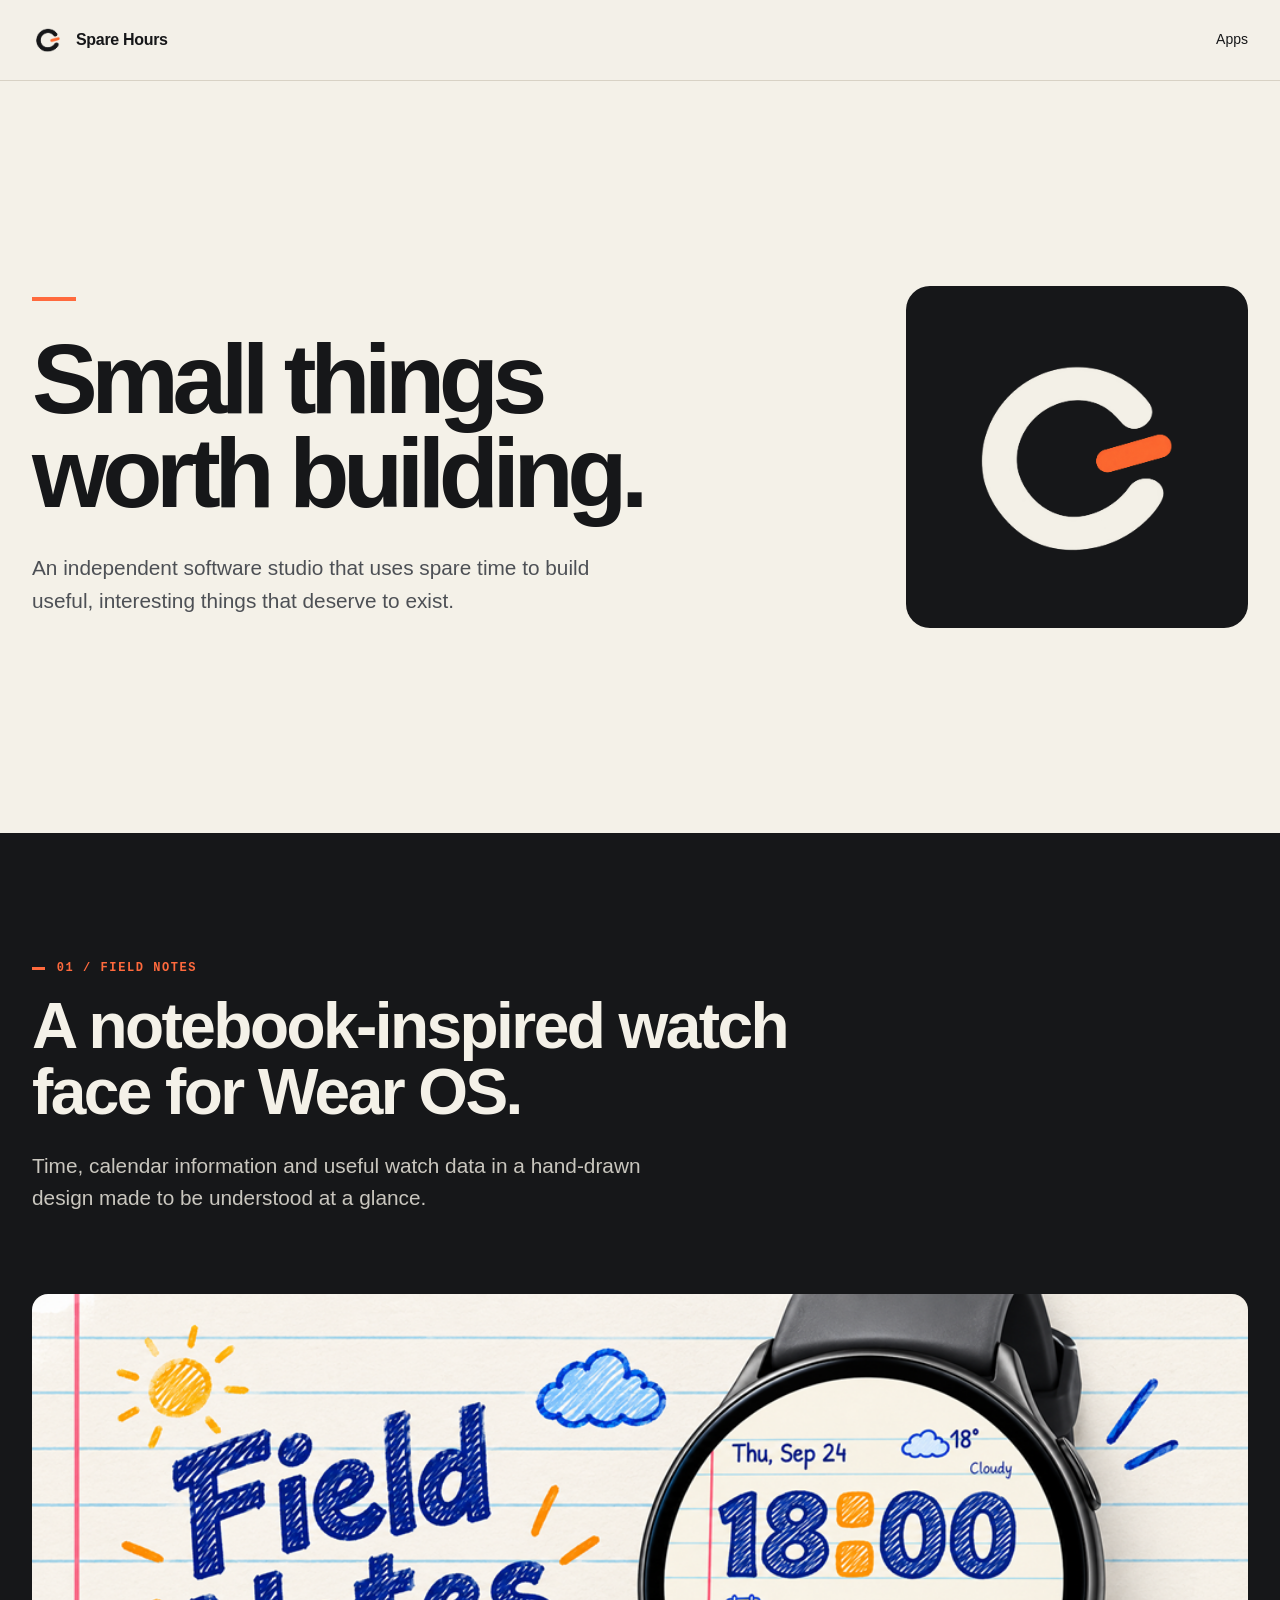
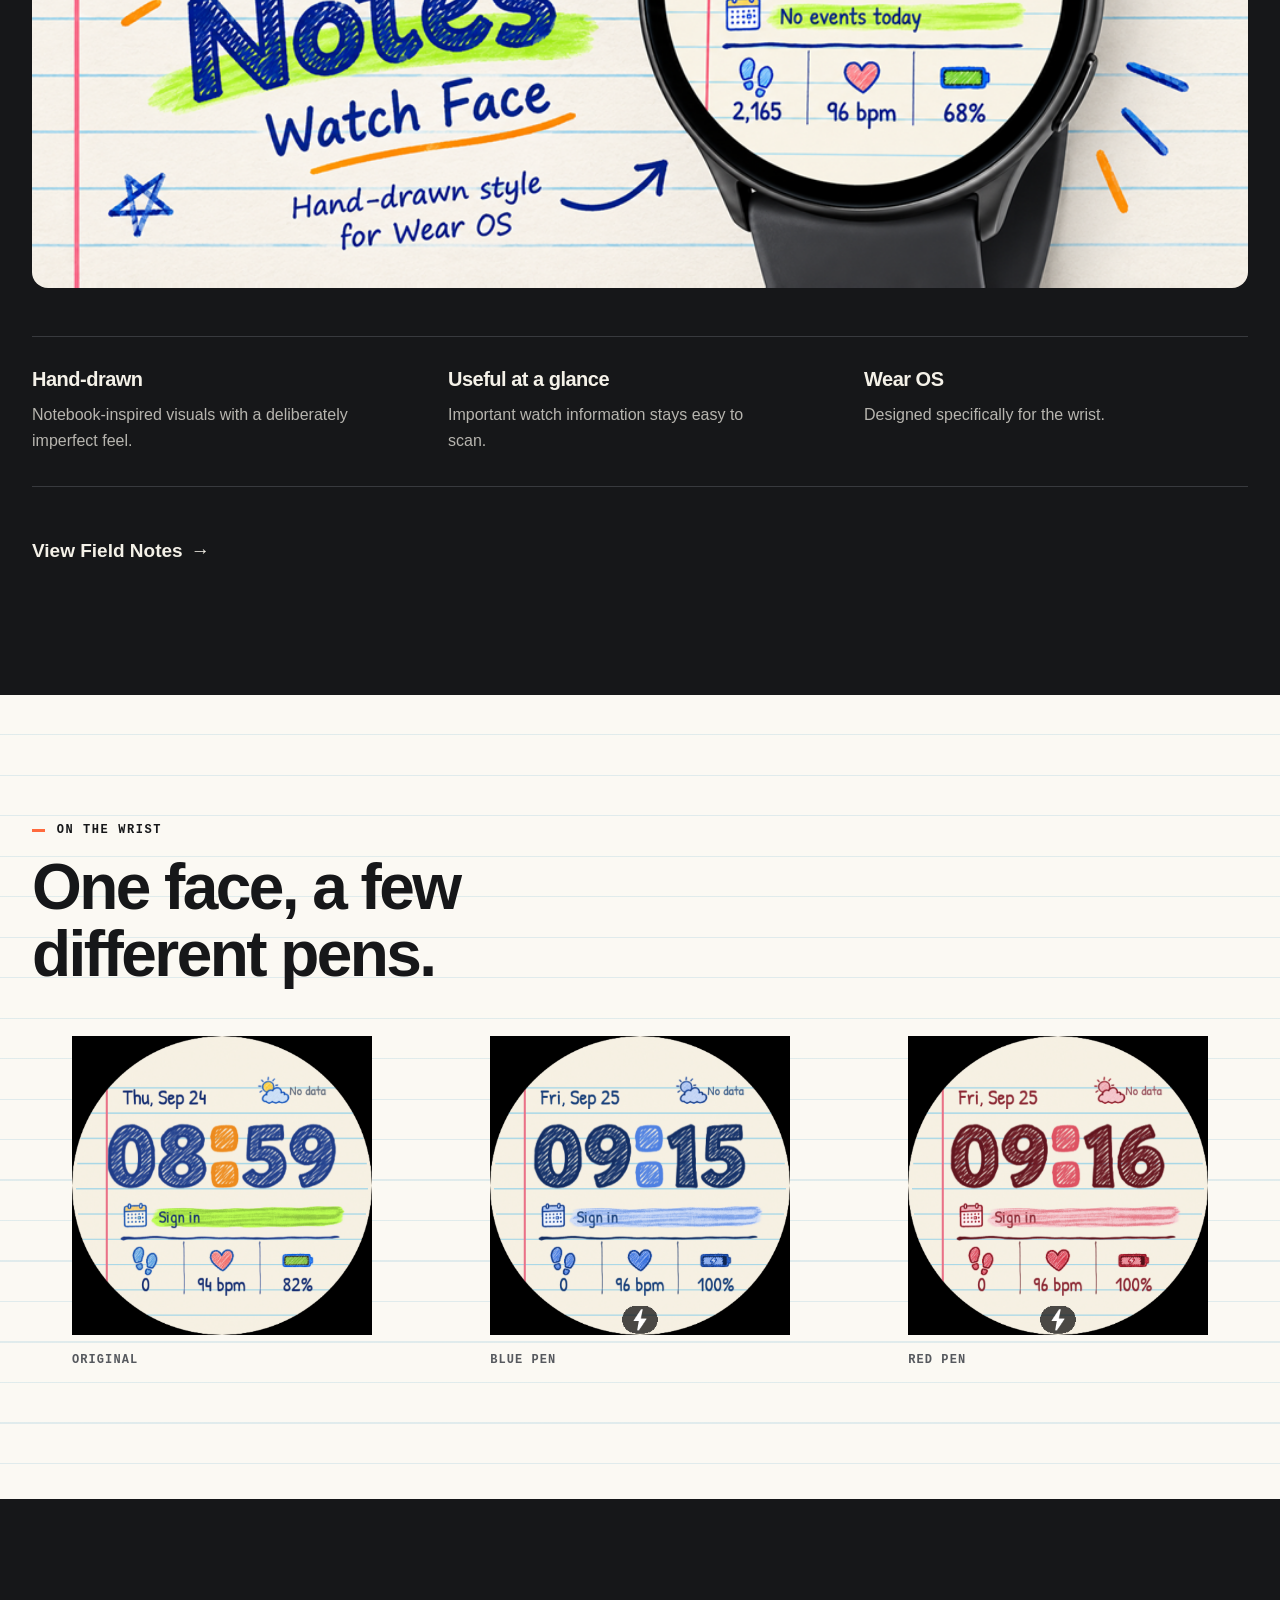
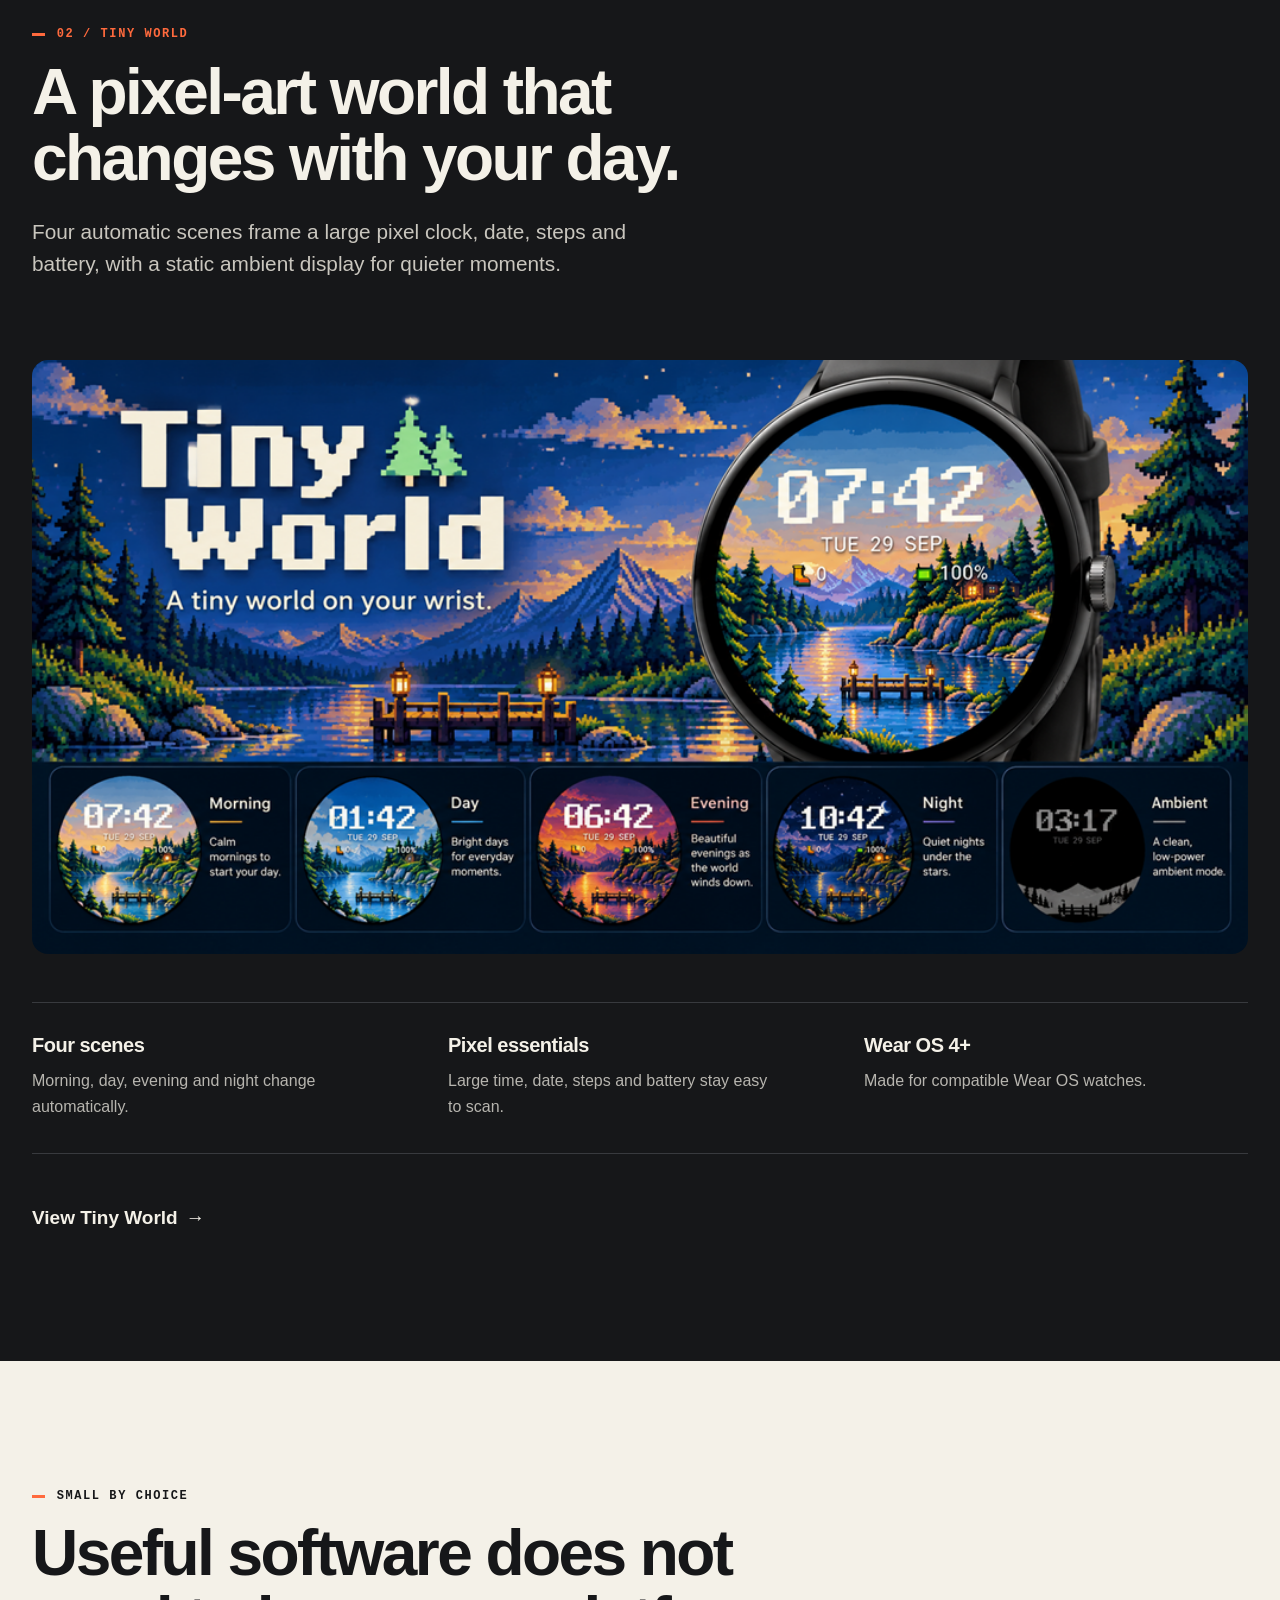
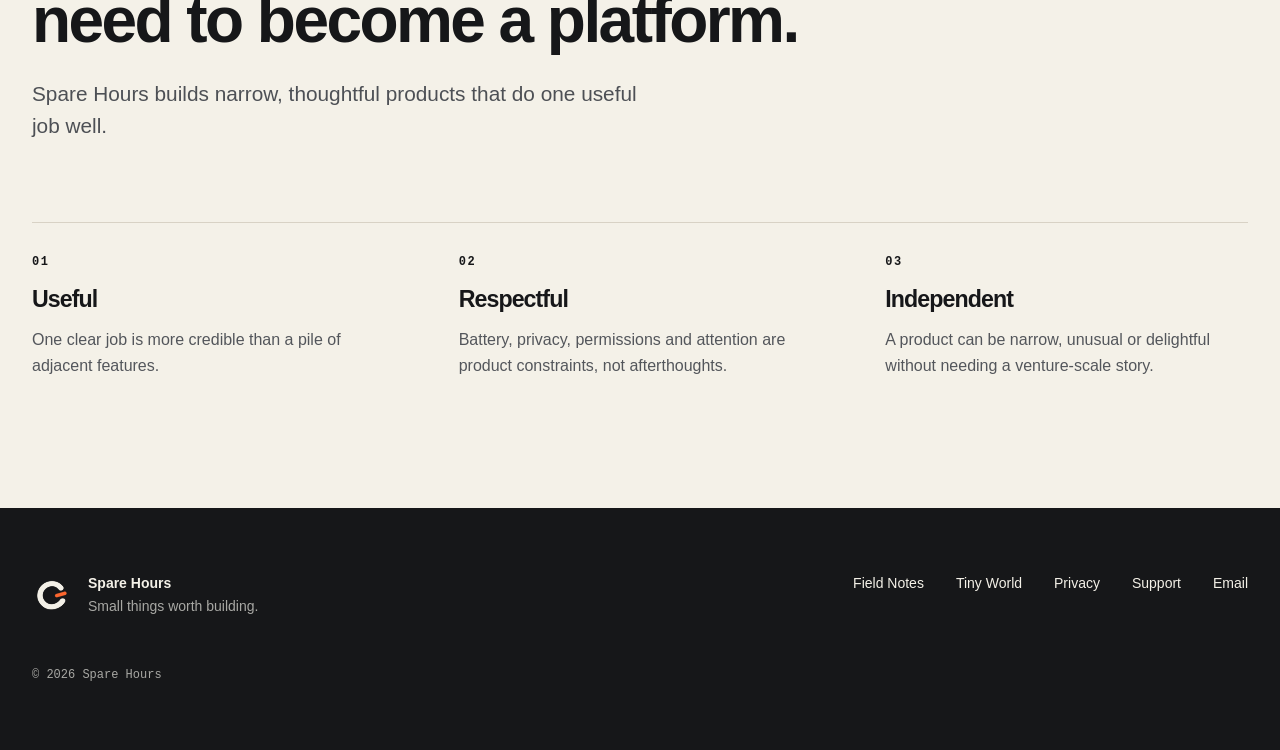
<file: index.html>
<!doctype html>
<html lang="en">
  <head>
    <meta charset="utf-8">
    <meta name="viewport" content="width=device-width, initial-scale=1">
    <title>Spare Hours - Small things worth building</title>
    <meta name="description" content="An independent software studio that uses spare time to build useful, interesting things that deserve to exist.">
    <link rel="canonical" href="https://sparehours.dev/">
    <meta property="og:type" content="website">
    <meta property="og:title" content="Spare Hours - Small things worth building">
    <meta property="og:description" content="An independent software studio that uses spare time to build useful, interesting things that deserve to exist.">
    <meta property="og:url" content="https://sparehours.dev/">
    <meta property="og:site_name" content="Spare Hours">
    <link rel="icon" href="/assets/brand/Spare_Hours_Favicon_64.png" type="image/png" sizes="64x64">
    <link rel="stylesheet" href="/styles.css">
  </head>
  <body>
    <header class="site-header">
      <div class="shell header-inner">
        <a class="wordmark" href="/" aria-label="Spare Hours, home">
          <img src="/assets/brand/Spare_Hours_Mark_Transparent_1024.png" width="32" height="32" alt="">
          <span>Spare Hours</span>
        </a>
        <nav aria-label="Primary navigation">
          <a href="#apps">Apps</a>
        </nav>
      </div>
    </header>

    <main>
      <section class="home-hero shell" aria-labelledby="hero-title">
        <div class="home-hero-copy">
          <span class="accent-rule" aria-hidden="true"></span>
          <h1 id="hero-title">Small things worth building.</h1>
          <p class="intro">An independent software studio that uses spare time to build useful, interesting things that deserve to exist.</p>
        </div>
        <div class="hero-symbol" aria-hidden="true">
          <img src="/assets/brand/Spare_Hours_Mark_Light_Transparent_1024.png" width="1254" height="1254" alt="">
        </div>
      </section>

      <section class="product-feature" id="apps" aria-labelledby="field-notes-title">
        <div class="shell">
          <div class="section-intro">
            <p class="eyebrow">01 / Field Notes</p>
            <h2 id="field-notes-title">A notebook-inspired watch face for Wear OS.</h2>
            <p class="section-copy">Time, calendar information and useful watch data in a hand-drawn design made to be understood at a glance.</p>
          </div>
          <img class="feature-graphic" src="/assets/field-notes/feature-graphic-approved.png" width="1024" height="500" alt="Field Notes Watch Face shown on a Wear OS watch beside hand-drawn notebook lettering">
          <div class="product-notes" aria-label="Field Notes highlights">
            <div><h3>Hand-drawn</h3><p>Notebook-inspired visuals with a deliberately imperfect feel.</p></div>
            <div><h3>Useful at a glance</h3><p>Important watch information stays easy to scan.</p></div>
            <div><h3>Wear OS</h3><p>Designed specifically for the wrist.</p></div>
          </div>
          <a class="text-link" href="/field-notes/">View Field Notes <span aria-hidden="true">&#8594;</span></a>
        </div>
      </section>

      <section class="visual-gallery-section" aria-labelledby="variations-title">
        <div class="shell">
          <div class="gallery-heading">
            <p class="eyebrow">On the wrist</p>
            <h2 id="variations-title">One face, a few different pens.</h2>
          </div>
          <div class="watch-gallery">
            <figure><img src="/assets/field-notes/field-notes-store-01-active.png" width="454" height="454" loading="lazy" alt="Original blue and orange Field Notes watch face"><figcaption>Original</figcaption></figure>
            <figure><img src="/assets/field-notes/milestone-4-blue-pen.png" width="454" height="454" loading="lazy" alt="Blue pen variation of the Field Notes watch face"><figcaption>Blue pen</figcaption></figure>
            <figure><img src="/assets/field-notes/milestone-4-red-pen.png" width="454" height="454" loading="lazy" alt="Red pen variation of the Field Notes watch face"><figcaption>Red pen</figcaption></figure>
          </div>
        </div>
      </section>

      <section class="product-feature" aria-labelledby="tiny-world-home-title">
        <div class="shell">
          <div class="section-intro">
            <p class="eyebrow">02 / Tiny World</p>
            <h2 id="tiny-world-home-title">A pixel-art world that changes with your day.</h2>
            <p class="section-copy">Four automatic scenes frame a large pixel clock, date, steps and battery, with a static ambient display for quieter moments.</p>
          </div>
          <img class="feature-graphic" src="/assets/tiny-world/feature-graphic-approved.png" width="1024" height="500" loading="lazy" alt="Tiny World Watch Face shown on a Wear OS watch beside morning, day, evening, night and ambient scenes">
          <div class="product-notes" aria-label="Tiny World highlights">
            <div><h3>Four scenes</h3><p>Morning, day, evening and night change automatically.</p></div>
            <div><h3>Pixel essentials</h3><p>Large time, date, steps and battery stay easy to scan.</p></div>
            <div><h3>Wear OS 4+</h3><p>Made for compatible Wear OS watches.</p></div>
          </div>
          <a class="text-link" href="/tiny-world/">View Tiny World <span aria-hidden="true">&#8594;</span></a>
        </div>
      </section>

      <section class="philosophy shell" aria-labelledby="philosophy-title">
        <div class="section-intro">
          <p class="eyebrow">Small by choice</p>
          <h2 id="philosophy-title">Useful software does not need to become a platform.</h2>
          <p class="section-copy">Spare Hours builds narrow, thoughtful products that do one useful job well.</p>
        </div>
        <div class="principles">
          <div><span class="principle-number" aria-hidden="true">01</span><h3>Useful</h3><p>One clear job is more credible than a pile of adjacent features.</p></div>
          <div><span class="principle-number" aria-hidden="true">02</span><h3>Respectful</h3><p>Battery, privacy, permissions and attention are product constraints, not afterthoughts.</p></div>
          <div><span class="principle-number" aria-hidden="true">03</span><h3>Independent</h3><p>A product can be narrow, unusual or delightful without needing a venture-scale story.</p></div>
        </div>
      </section>
    </main>

    <footer class="site-footer">
      <div class="shell footer-inner">
        <div class="footer-brand"><img src="/assets/brand/Spare_Hours_Mark_Light_Transparent_1024.png" width="40" height="40" alt=""><p><strong>Spare Hours</strong><span>Small things worth building.</span></p></div>
        <nav class="footer-links" aria-label="Footer navigation"><a href="/field-notes/">Field Notes</a><a href="/tiny-world/">Tiny World</a><a href="/privacy/">Privacy</a><a href="/field-notes/support/">Support</a><a href="mailto:sparehours.dev@gmail.com">Email</a></nav>
        <p class="copyright">&copy; 2026 Spare Hours</p>
      </div>
    </footer>
  </body>
</html>
</file>
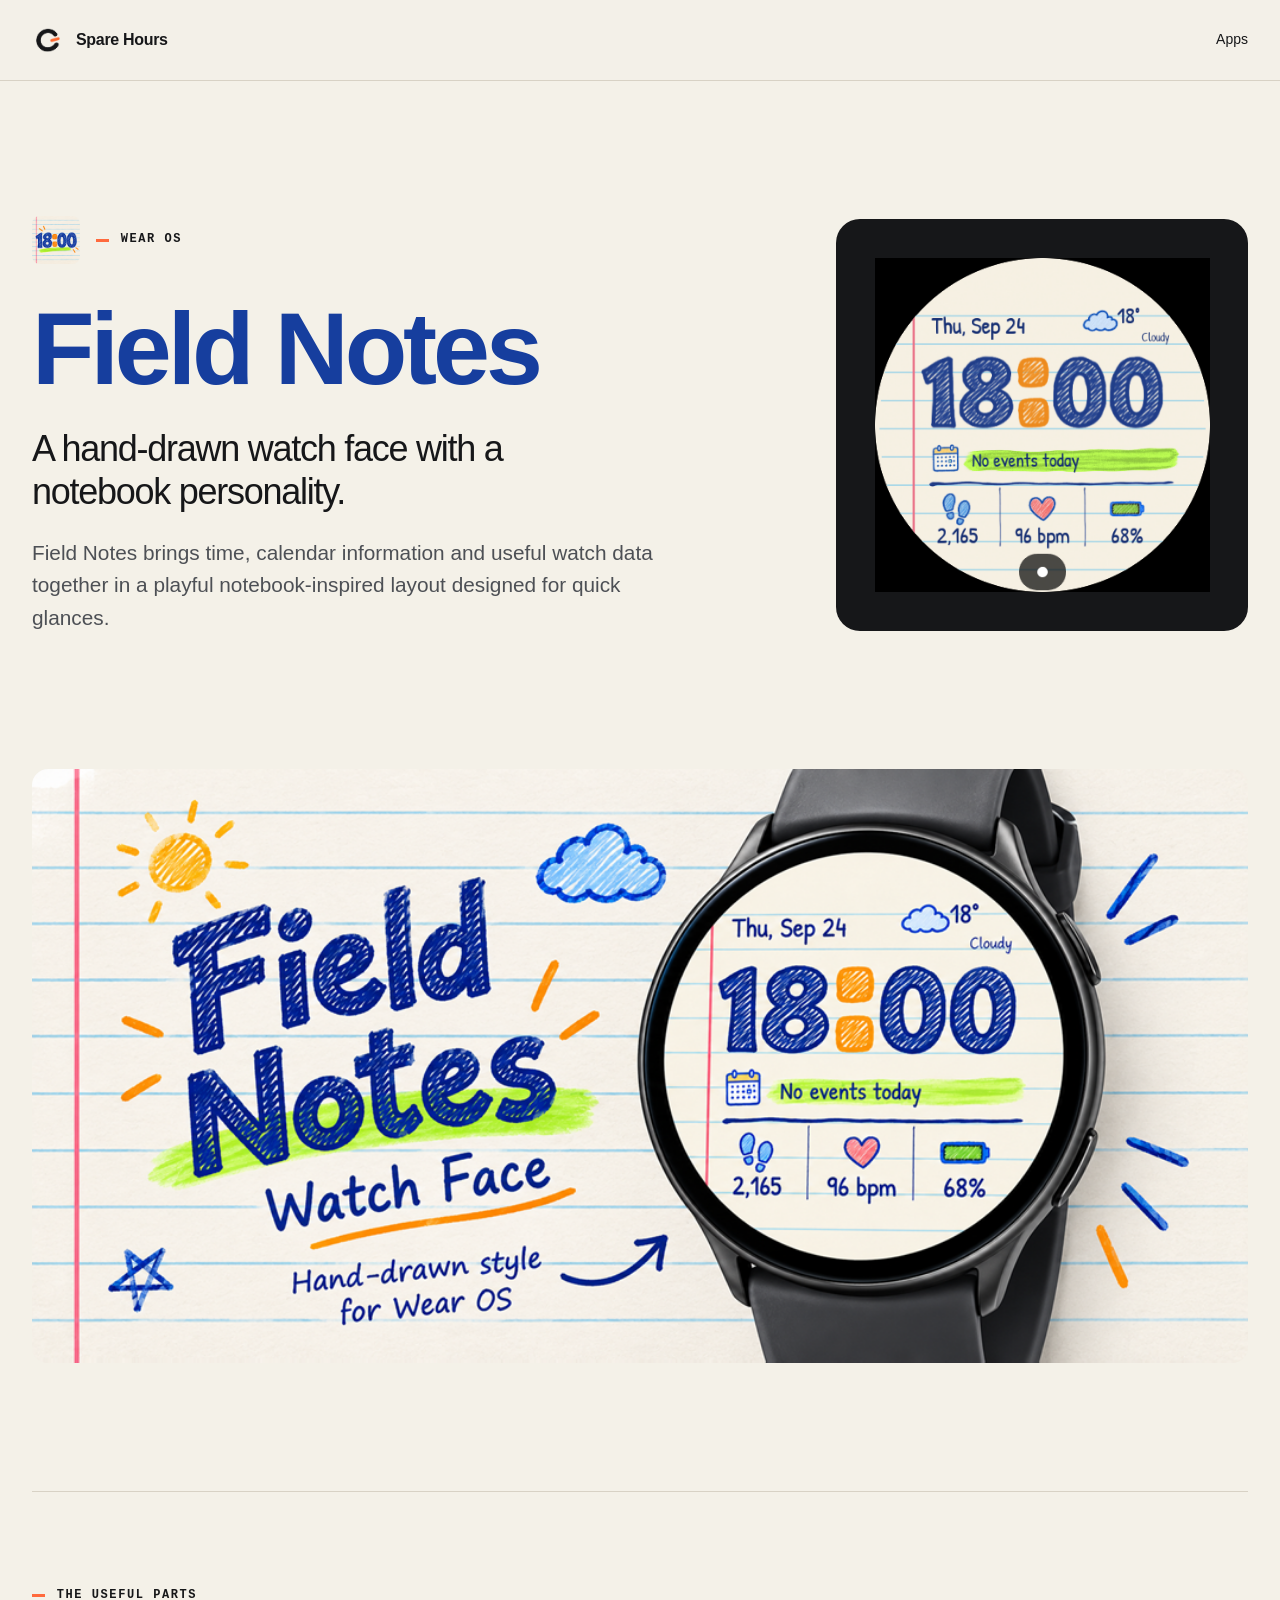
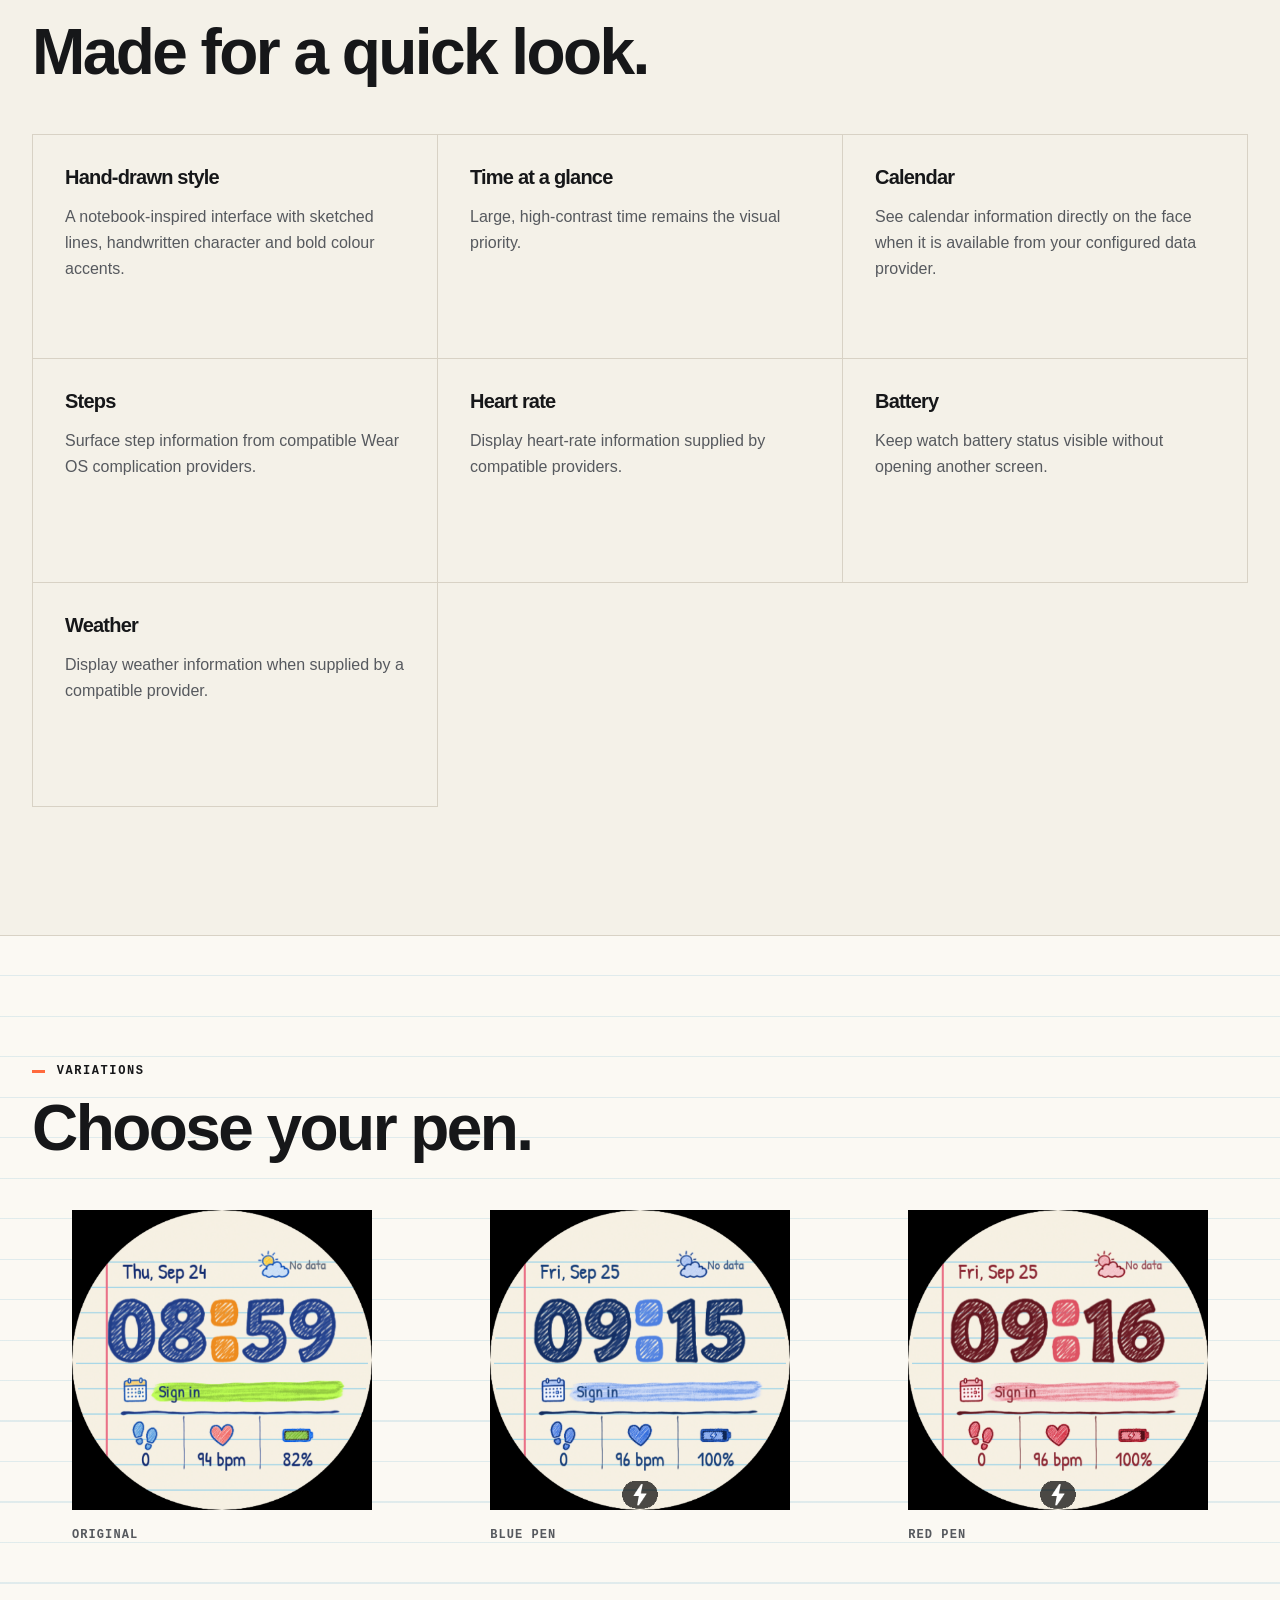
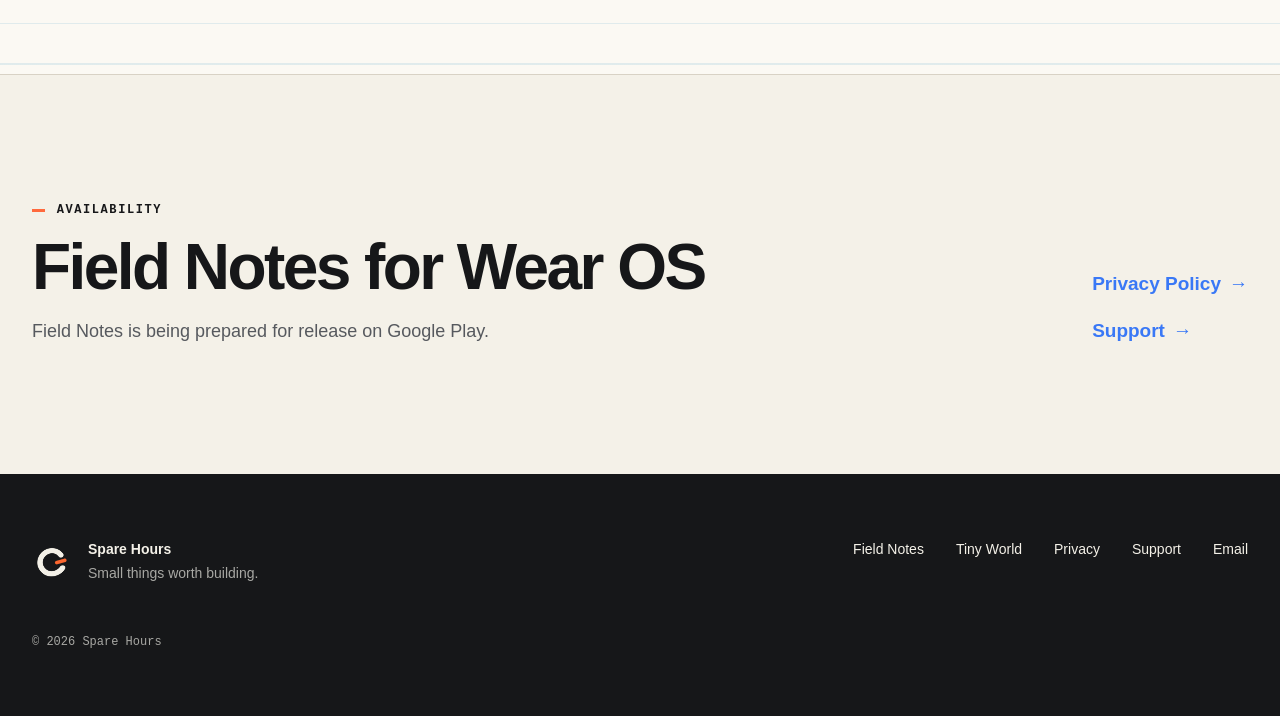
<file: field-notes/index.html>
<!doctype html>
<html lang="en">
  <head>
    <meta charset="utf-8">
    <meta name="viewport" content="width=device-width, initial-scale=1">
    <title>Field Notes Watch Face - Spare Hours</title>
    <meta name="description" content="Field Notes is a hand-drawn, notebook-inspired watch face for Wear OS, made by Spare Hours.">
    <link rel="canonical" href="https://sparehours.dev/field-notes/">
    <meta property="og:type" content="website">
    <meta property="og:title" content="Field Notes Watch Face - Spare Hours">
    <meta property="og:description" content="A hand-drawn watch face with a notebook personality.">
    <meta property="og:url" content="https://sparehours.dev/field-notes/">
    <meta property="og:site_name" content="Spare Hours">
    <meta property="og:image" content="https://sparehours.dev/assets/field-notes/feature-graphic-approved.png">
    <link rel="icon" href="/assets/brand/Spare_Hours_Favicon_64.png" type="image/png" sizes="64x64">
    <link rel="stylesheet" href="/styles.css">
  </head>
  <body>
    <header class="site-header">
      <div class="shell header-inner">
        <a class="wordmark" href="/" aria-label="Spare Hours, home"><img src="/assets/brand/Spare_Hours_Mark_Transparent_1024.png" width="32" height="32" alt=""><span>Spare Hours</span></a>
        <nav aria-label="Primary navigation"><a href="/#apps">Apps</a></nav>
      </div>
    </header>

    <main>
      <section class="field-hero shell" aria-labelledby="field-title">
        <div class="field-hero-copy">
          <div class="product-kicker"><img src="/assets/field-notes/field-notes-app-icon.png" width="48" height="48" alt=""><p class="eyebrow">Wear OS</p></div>
          <h1 id="field-title">Field Notes</h1>
          <p class="field-tagline">A hand-drawn watch face with a notebook personality.</p>
          <p class="section-copy">Field Notes brings time, calendar information and useful watch data together in a playful notebook-inspired layout designed for quick glances.</p>
        </div>
        <div class="field-hero-visual"><img src="/assets/field-notes/field-notes-screenshot.png" width="384" height="384" alt="Field Notes watch face showing time, weather, calendar, steps, heart rate and battery"></div>
      </section>

      <section class="feature-banner shell" aria-label="Field Notes product graphic"><img src="/assets/field-notes/feature-graphic-approved.png" width="1024" height="500" alt="Field Notes Watch Face on a Wear OS watch with notebook-inspired artwork"></section>

      <section class="product-details shell" aria-labelledby="details-title">
        <div class="section-intro compact-intro"><p class="eyebrow">The useful parts</p><h2 id="details-title">Made for a quick look.</h2></div>
        <div class="detail-grid">
          <article><h3>Hand-drawn style</h3><p>A notebook-inspired interface with sketched lines, handwritten character and bold colour accents.</p></article>
          <article><h3>Time at a glance</h3><p>Large, high-contrast time remains the visual priority.</p></article>
          <article><h3>Calendar</h3><p>See calendar information directly on the face when it is available from your configured data provider.</p></article>
          <article><h3>Steps</h3><p>Surface step information from compatible Wear OS complication providers.</p></article>
          <article><h3>Heart rate</h3><p>Display heart-rate information supplied by compatible providers.</p></article>
          <article><h3>Battery</h3><p>Keep watch battery status visible without opening another screen.</p></article>
          <article><h3>Weather</h3><p>Display weather information when supplied by a compatible provider.</p></article>
        </div>
      </section>

      <section class="field-variations" aria-labelledby="field-variations-title">
        <div class="shell">
          <div class="gallery-heading"><p class="eyebrow">Variations</p><h2 id="field-variations-title">Choose your pen.</h2></div>
          <div class="watch-gallery">
            <figure><img src="/assets/field-notes/field-notes-store-01-active.png" width="454" height="454" loading="lazy" alt="Original Field Notes watch face"><figcaption>Original</figcaption></figure>
            <figure><img src="/assets/field-notes/milestone-4-blue-pen.png" width="454" height="454" loading="lazy" alt="Blue pen Field Notes watch face"><figcaption>Blue pen</figcaption></figure>
            <figure><img src="/assets/field-notes/milestone-4-red-pen.png" width="454" height="454" loading="lazy" alt="Red pen Field Notes watch face"><figcaption>Red pen</figcaption></figure>
          </div>
        </div>
      </section>

      <section class="availability shell" aria-labelledby="availability-title">
        <div><p class="eyebrow">Availability</p><h2 id="availability-title">Field Notes for Wear OS</h2><p>Field Notes is being prepared for release on Google Play.</p></div>
        <nav class="availability-links" aria-label="Field Notes information"><a class="text-link" href="/privacy/">Privacy Policy <span aria-hidden="true">&#8594;</span></a><a class="text-link" href="/field-notes/support/">Support <span aria-hidden="true">&#8594;</span></a></nav>
      </section>
    </main>

    <footer class="site-footer">
      <div class="shell footer-inner">
        <div class="footer-brand"><img src="/assets/brand/Spare_Hours_Mark_Light_Transparent_1024.png" width="40" height="40" alt=""><p><strong>Spare Hours</strong><span>Small things worth building.</span></p></div>
        <nav class="footer-links" aria-label="Footer navigation"><a href="/field-notes/" aria-current="page">Field Notes</a><a href="/tiny-world/">Tiny World</a><a href="/privacy/">Privacy</a><a href="/field-notes/support/">Support</a><a href="mailto:sparehours.dev@gmail.com">Email</a></nav>
        <p class="copyright">&copy; 2026 Spare Hours</p>
      </div>
    </footer>
  </body>
</html>
</file>
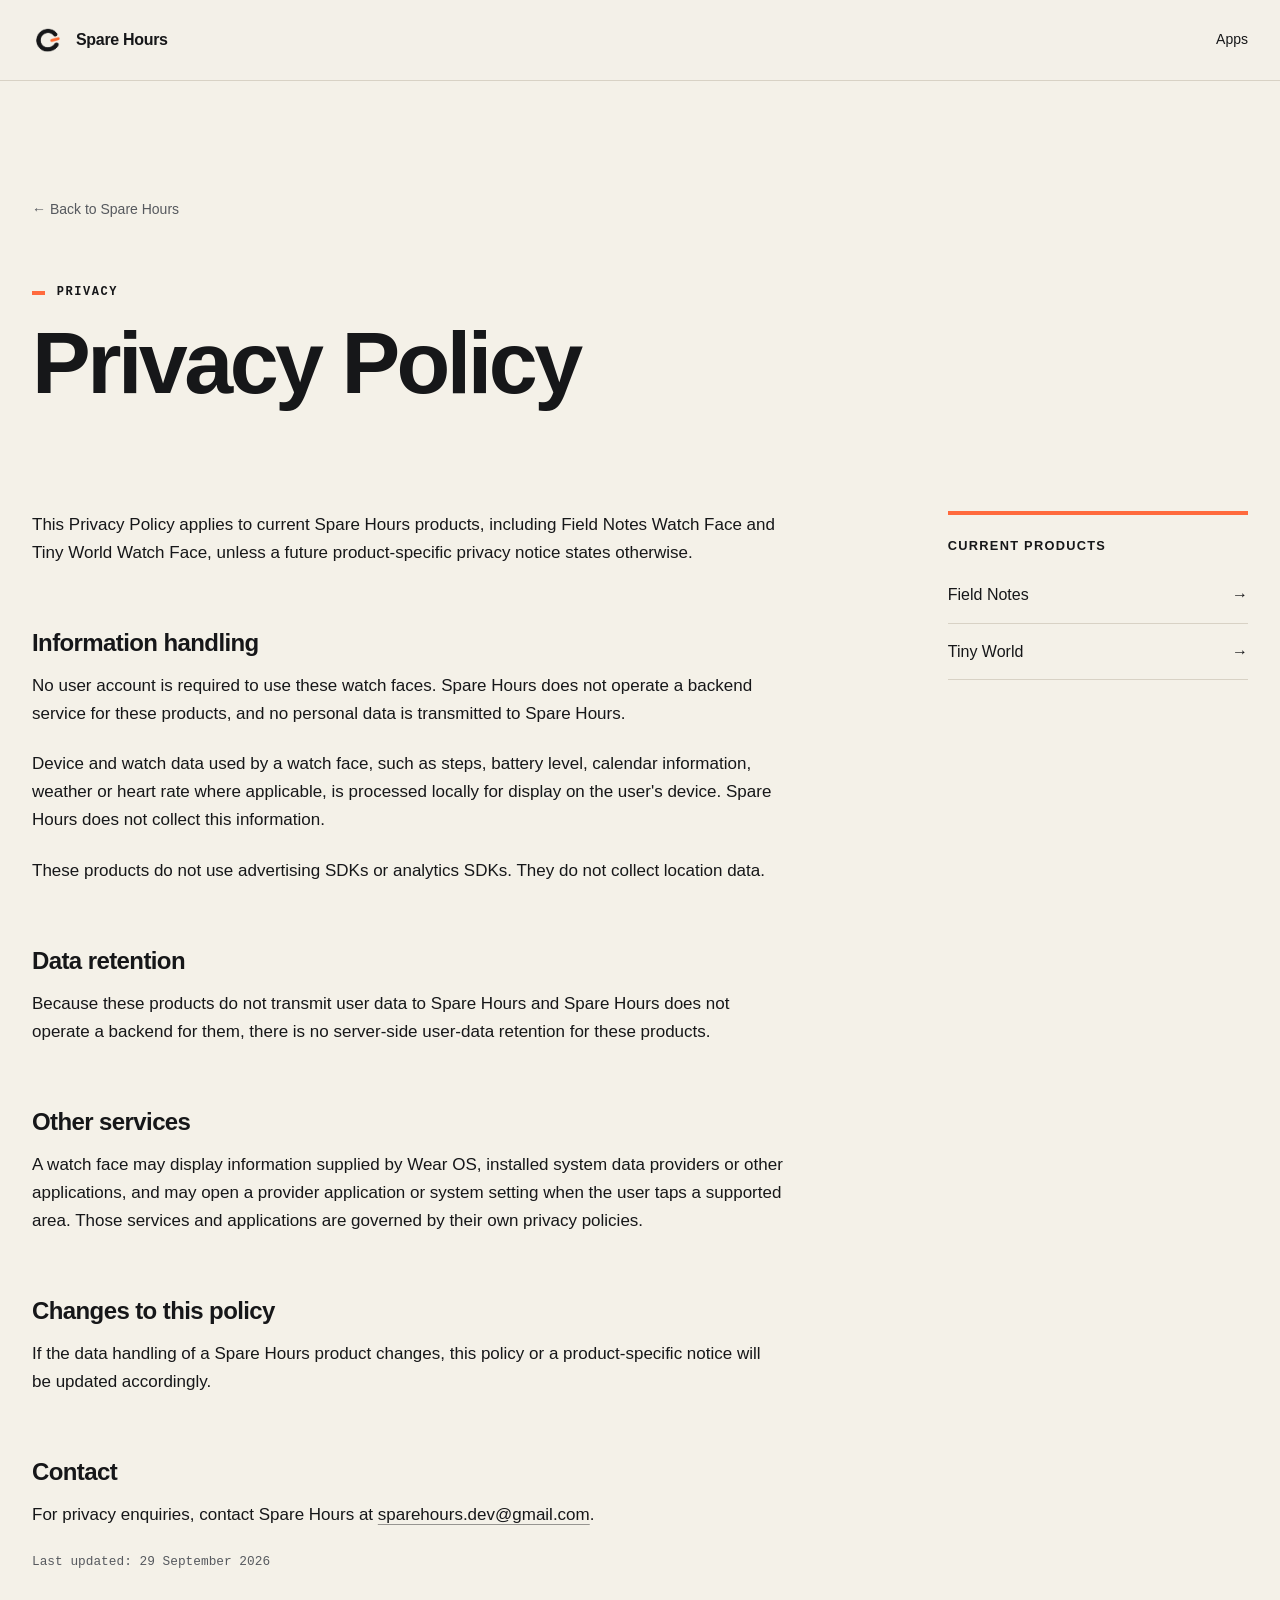
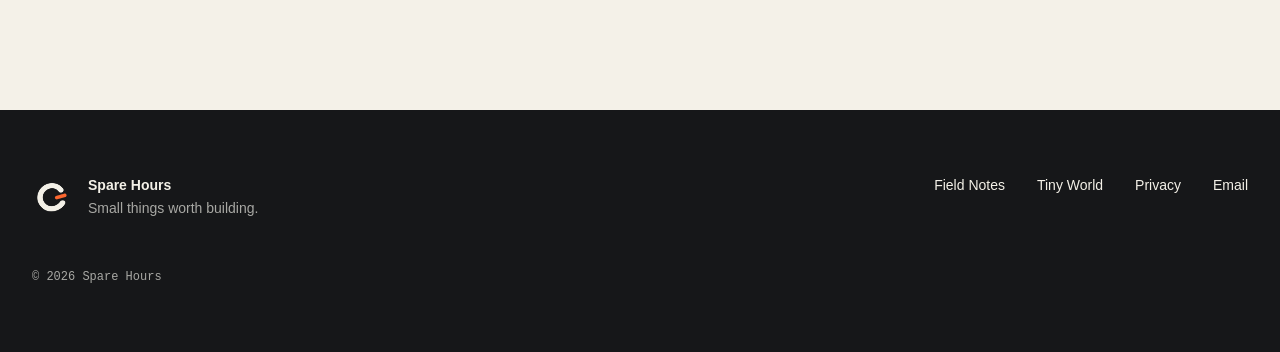
<file: privacy/index.html>
<!doctype html>
<html lang="en">
  <head>
    <meta charset="utf-8">
    <meta name="viewport" content="width=device-width, initial-scale=1">
    <title>Privacy Policy - Spare Hours</title>
    <meta name="description" content="Privacy policy for current Spare Hours products, including Field Notes Watch Face and Tiny World Watch Face.">
    <link rel="canonical" href="https://sparehours.dev/privacy/">
    <meta property="og:type" content="website">
    <meta property="og:title" content="Privacy Policy - Spare Hours">
    <meta property="og:description" content="How current Spare Hours products handle information on your device.">
    <meta property="og:url" content="https://sparehours.dev/privacy/">
    <meta property="og:site_name" content="Spare Hours">
    <link rel="icon" href="/assets/brand/Spare_Hours_Favicon_64.png" type="image/png" sizes="64x64">
    <link rel="stylesheet" href="/styles.css">
  </head>
  <body>
    <header class="site-header">
      <div class="shell header-inner">
        <a class="wordmark" href="/" aria-label="Spare Hours, home"><img src="/assets/brand/Spare_Hours_Mark_Transparent_1024.png" width="32" height="32" alt=""><span>Spare Hours</span></a>
        <nav aria-label="Primary navigation"><a href="/#apps">Apps</a></nav>
      </div>
    </header>

    <main class="page-main shell">
      <a class="back-link" href="/">&#8592; Back to Spare Hours</a>
      <header class="page-header">
        <p class="eyebrow">Privacy</p>
        <h1>Privacy Policy</h1>
      </header>
      <div class="page-grid">
        <article class="prose">
          <p>This Privacy Policy applies to current Spare Hours products, including Field Notes Watch Face and Tiny World Watch Face, unless a future product-specific privacy notice states otherwise.</p>
          <h2>Information handling</h2>
          <p>No user account is required to use these watch faces. Spare Hours does not operate a backend service for these products, and no personal data is transmitted to Spare Hours.</p>
          <p>Device and watch data used by a watch face, such as steps, battery level, calendar information, weather or heart rate where applicable, is processed locally for display on the user's device. Spare Hours does not collect this information.</p>
          <p>These products do not use advertising SDKs or analytics SDKs. They do not collect location data.</p>
          <h2>Data retention</h2>
          <p>Because these products do not transmit user data to Spare Hours and Spare Hours does not operate a backend for them, there is no server-side user-data retention for these products.</p>
          <h2>Other services</h2>
          <p>A watch face may display information supplied by Wear OS, installed system data providers or other applications, and may open a provider application or system setting when the user taps a supported area. Those services and applications are governed by their own privacy policies.</p>
          <h2>Changes to this policy</h2>
          <p>If the data handling of a Spare Hours product changes, this policy or a product-specific notice will be updated accordingly.</p>
          <h2>Contact</h2>
          <p>For privacy enquiries, contact Spare Hours at <a href="mailto:sparehours.dev@gmail.com">sparehours.dev@gmail.com</a>.</p>
          <p class="policy-meta">Last updated: 29 September 2026</p>
        </article>
        <aside class="side-panel" aria-labelledby="related-title">
          <h2 id="related-title">Current products</h2>
          <ul>
            <li><a href="/field-notes/"><span>Field Notes</span><span aria-hidden="true">&#8594;</span></a></li>
            <li><a href="/tiny-world/"><span>Tiny World</span><span aria-hidden="true">&#8594;</span></a></li>
          </ul>
        </aside>
      </div>
    </main>

    <footer class="site-footer">
      <div class="shell footer-inner">
        <div class="footer-brand"><img src="/assets/brand/Spare_Hours_Mark_Light_Transparent_1024.png" width="40" height="40" alt=""><p><strong>Spare Hours</strong><span>Small things worth building.</span></p></div>
        <nav class="footer-links" aria-label="Footer navigation"><a href="/field-notes/">Field Notes</a><a href="/tiny-world/">Tiny World</a><a href="/privacy/" aria-current="page">Privacy</a><a href="mailto:sparehours.dev@gmail.com">Email</a></nav>
        <p class="copyright">&copy; 2026 Spare Hours</p>
      </div>
    </footer>
  </body>
</html>
</file>
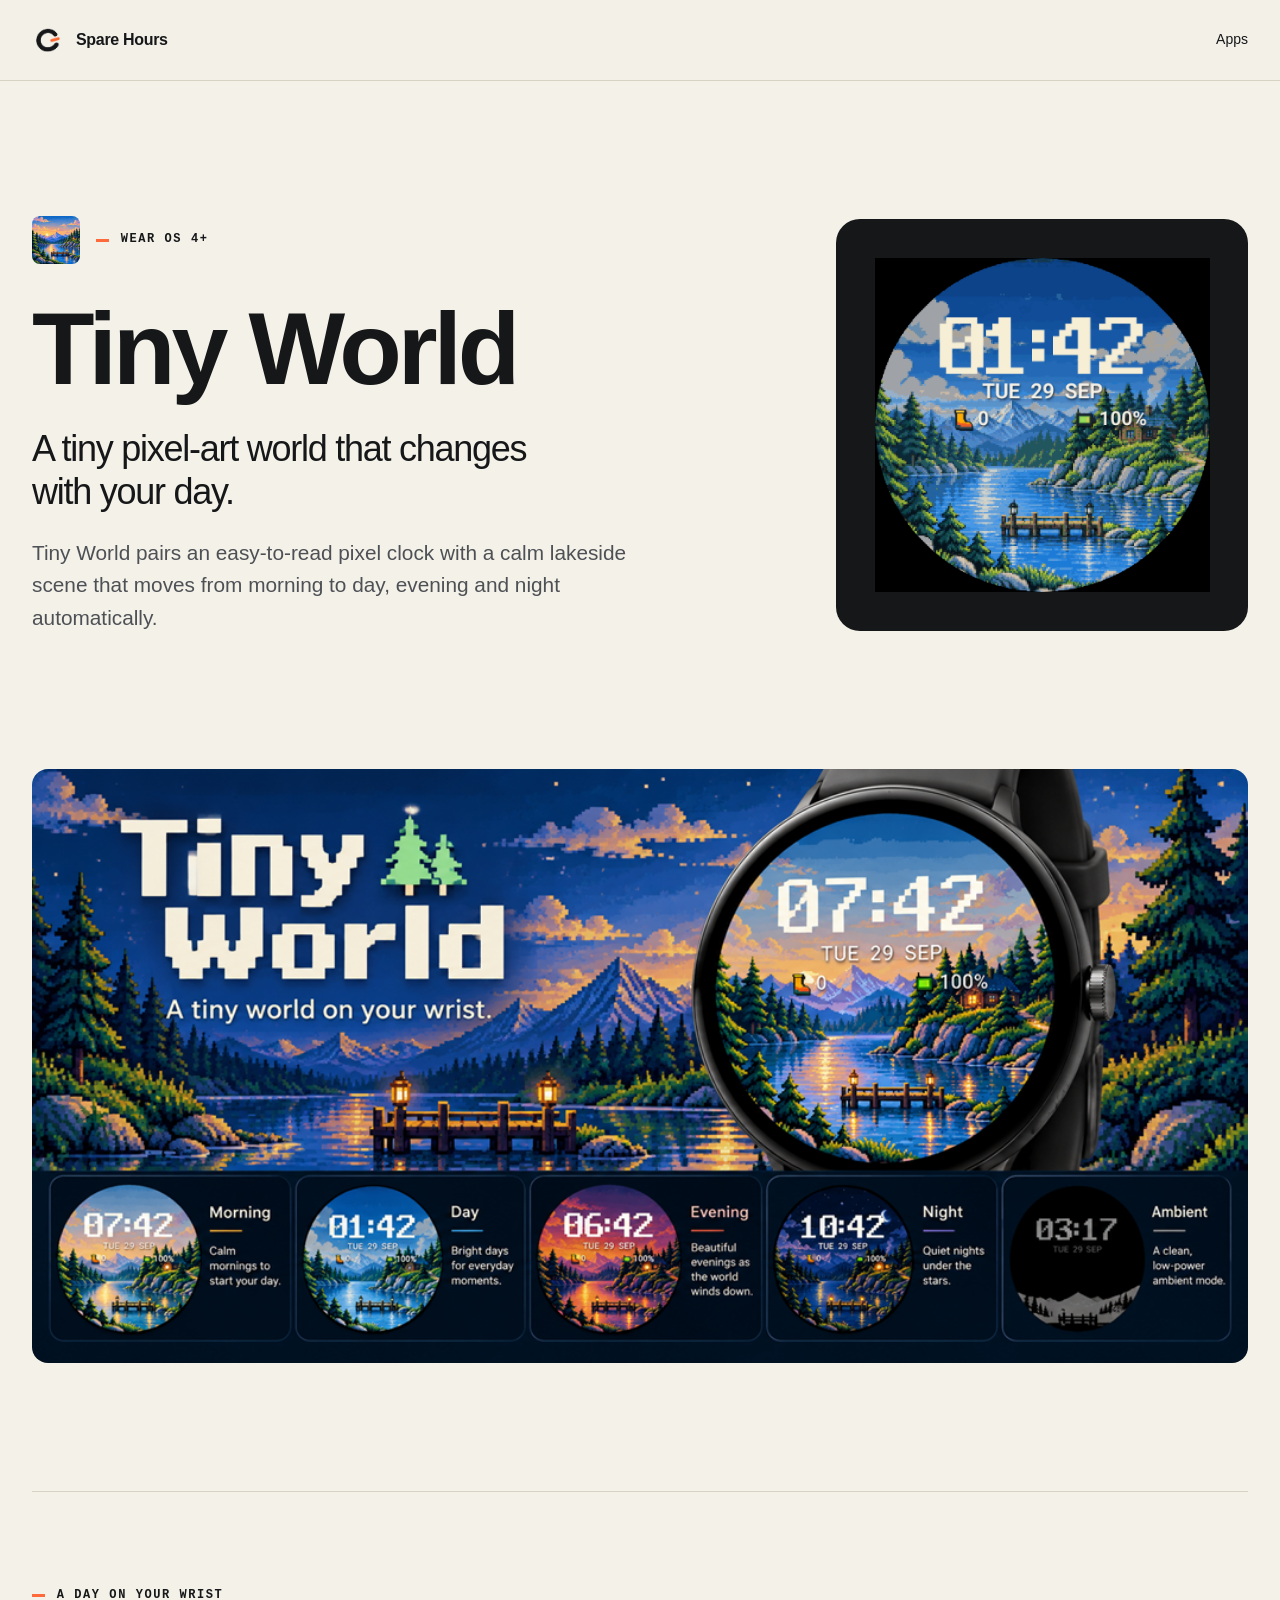
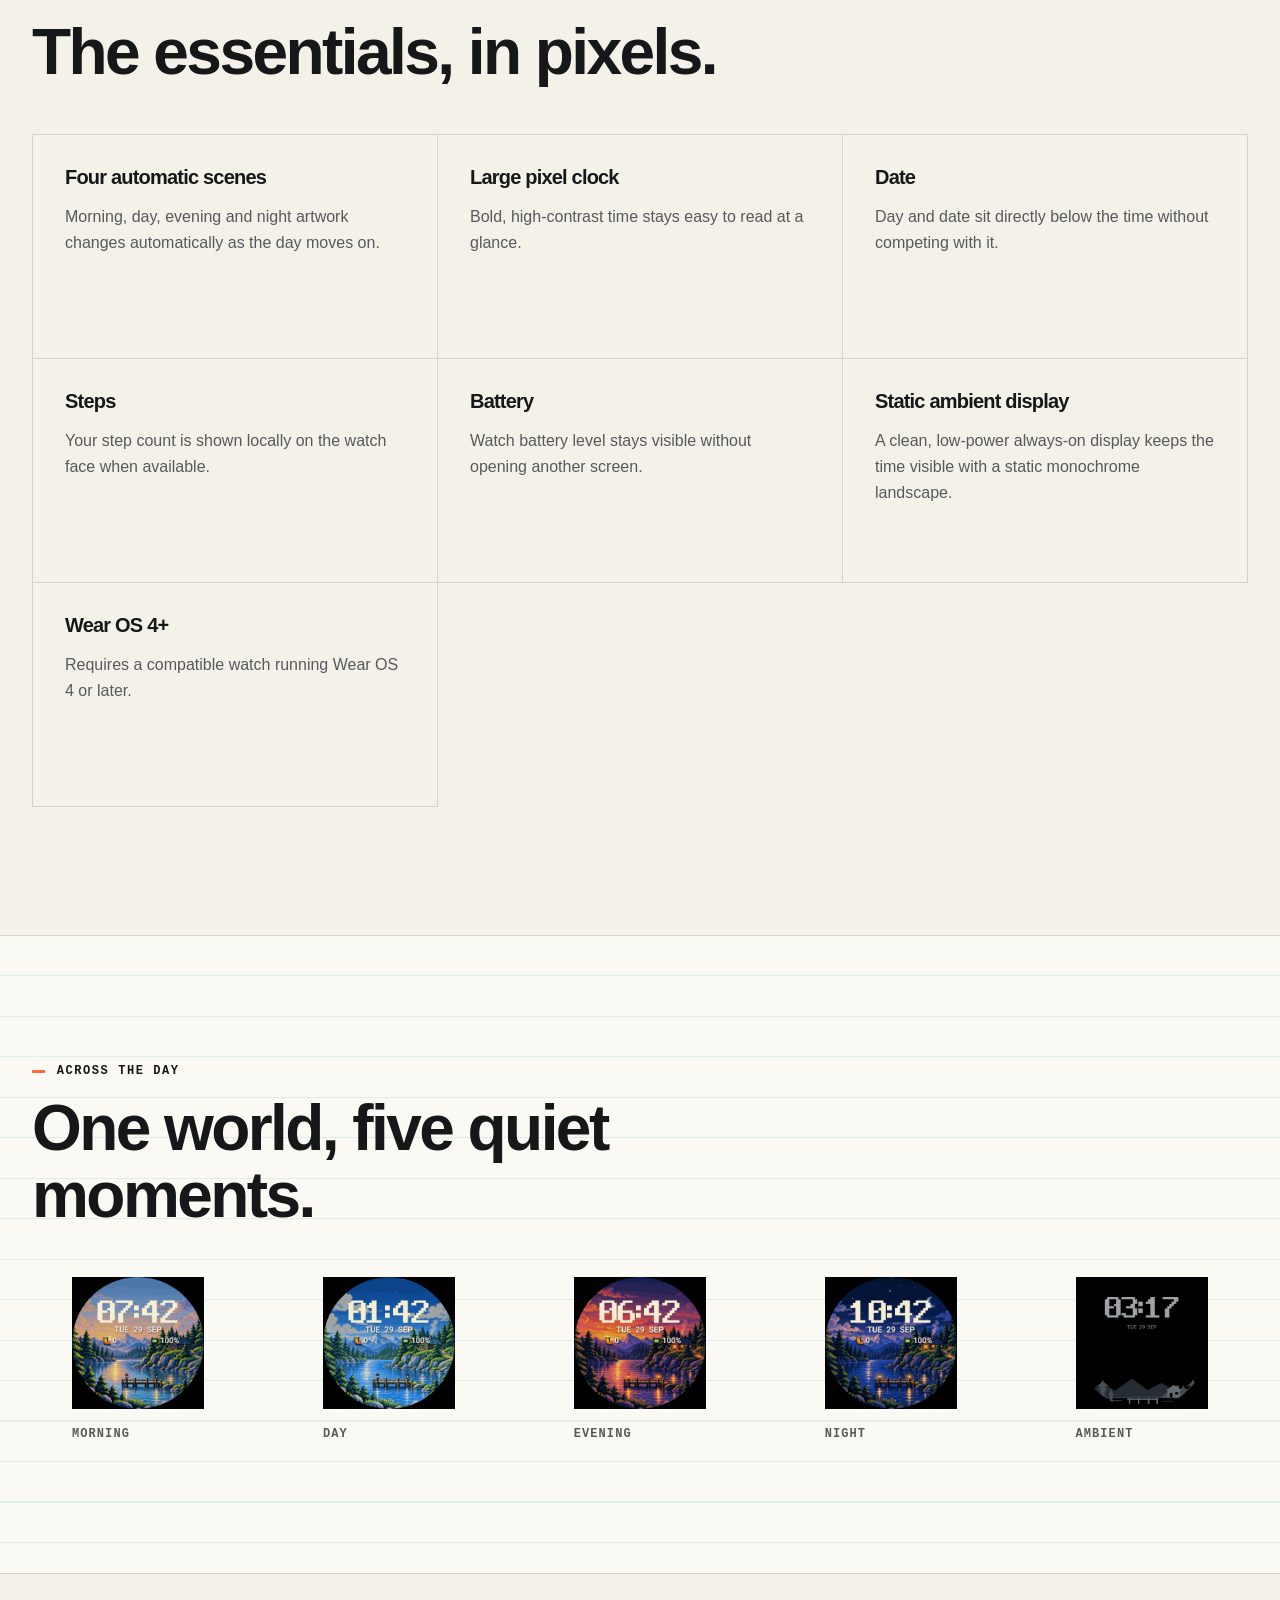
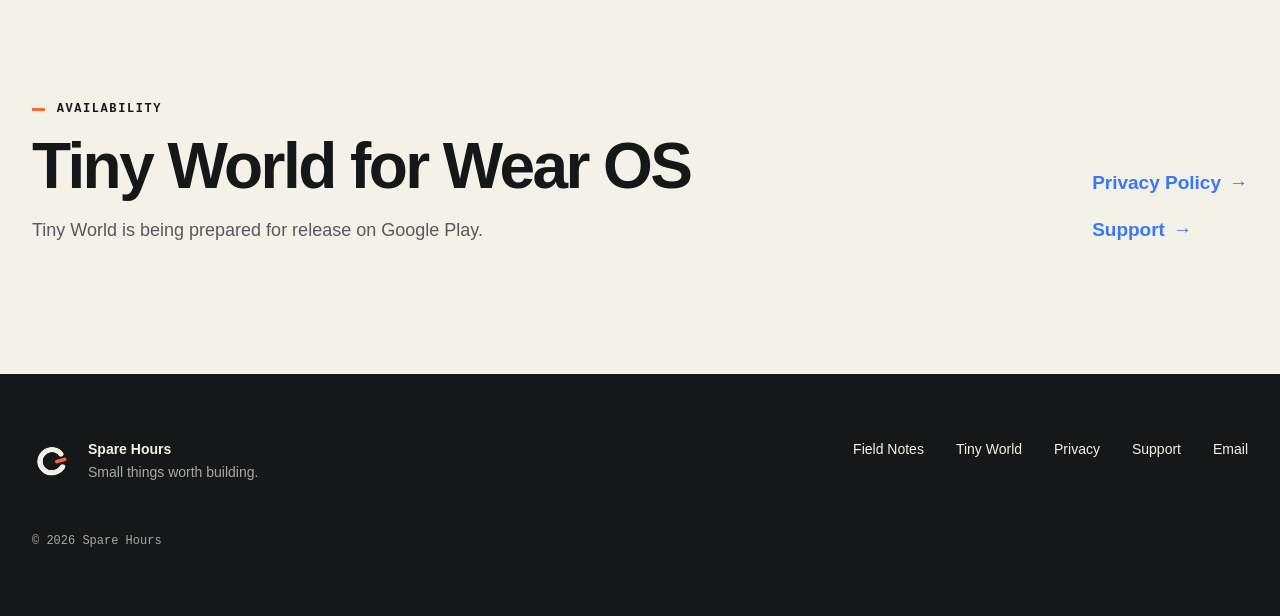
<file: tiny-world/index.html>
<!doctype html>
<html lang="en">
  <head>
    <meta charset="utf-8">
    <meta name="viewport" content="width=device-width, initial-scale=1">
    <title>Tiny World Watch Face - Spare Hours</title>
    <meta name="description" content="Tiny World is a pixel-art Wear OS watch face with four automatic scenes, a large clock, date, steps, battery and a static ambient display.">
    <link rel="canonical" href="https://sparehours.dev/tiny-world/">
    <meta property="og:type" content="website">
    <meta property="og:title" content="Tiny World Watch Face - Spare Hours">
    <meta property="og:description" content="A tiny pixel-art world that changes with your day.">
    <meta property="og:url" content="https://sparehours.dev/tiny-world/">
    <meta property="og:site_name" content="Spare Hours">
    <meta property="og:image" content="https://sparehours.dev/assets/tiny-world/feature-graphic-approved.png">
    <link rel="icon" href="/assets/brand/Spare_Hours_Favicon_64.png" type="image/png" sizes="64x64">
    <link rel="stylesheet" href="/styles.css">
  </head>
  <body>
    <header class="site-header">
      <div class="shell header-inner">
        <a class="wordmark" href="/" aria-label="Spare Hours, home"><img src="/assets/brand/Spare_Hours_Mark_Transparent_1024.png" width="32" height="32" alt=""><span>Spare Hours</span></a>
        <nav aria-label="Primary navigation"><a href="/#apps">Apps</a></nav>
      </div>
    </header>

    <main>
      <section class="field-hero tiny-hero shell" aria-labelledby="tiny-world-title">
        <div class="field-hero-copy">
          <div class="product-kicker"><img src="/assets/tiny-world/tiny-world-app-icon.png" width="48" height="48" alt=""><p class="eyebrow">Wear OS 4+</p></div>
          <h1 id="tiny-world-title">Tiny World</h1>
          <p class="field-tagline">A tiny pixel-art world that changes with your day.</p>
          <p class="section-copy">Tiny World pairs an easy-to-read pixel clock with a calm lakeside scene that moves from morning to day, evening and night automatically.</p>
        </div>
        <div class="field-hero-visual"><img src="/assets/tiny-world/tiny-world-02-day.png" width="384" height="384" alt="Tiny World watch face showing the daytime lakeside scene, time, date, steps and battery"></div>
      </section>

      <section class="feature-banner shell" aria-label="Tiny World product graphic"><img src="/assets/tiny-world/feature-graphic-approved.png" width="1024" height="500" alt="Tiny World Watch Face on a Wear OS watch with morning, day, evening, night and ambient scenes"></section>

      <section class="product-details shell" aria-labelledby="tiny-details-title">
        <div class="section-intro compact-intro"><p class="eyebrow">A day on your wrist</p><h2 id="tiny-details-title">The essentials, in pixels.</h2></div>
        <div class="detail-grid">
          <article><h3>Four automatic scenes</h3><p>Morning, day, evening and night artwork changes automatically as the day moves on.</p></article>
          <article><h3>Large pixel clock</h3><p>Bold, high-contrast time stays easy to read at a glance.</p></article>
          <article><h3>Date</h3><p>Day and date sit directly below the time without competing with it.</p></article>
          <article><h3>Steps</h3><p>Your step count is shown locally on the watch face when available.</p></article>
          <article><h3>Battery</h3><p>Watch battery level stays visible without opening another screen.</p></article>
          <article><h3>Static ambient display</h3><p>A clean, low-power always-on display keeps the time visible with a static monochrome landscape.</p></article>
          <article><h3>Wear OS 4+</h3><p>Requires a compatible watch running Wear OS 4 or later.</p></article>
        </div>
      </section>

      <section class="field-variations" aria-labelledby="tiny-scenes-title">
        <div class="shell">
          <div class="gallery-heading"><p class="eyebrow">Across the day</p><h2 id="tiny-scenes-title">One world, five quiet moments.</h2></div>
          <div class="watch-gallery tiny-scene-gallery">
            <figure><img src="/assets/tiny-world/tiny-world-01-morning.png" width="384" height="384" loading="lazy" alt="Tiny World morning watch face scene"><figcaption>Morning</figcaption></figure>
            <figure><img src="/assets/tiny-world/tiny-world-02-day.png" width="384" height="384" loading="lazy" alt="Tiny World daytime watch face scene"><figcaption>Day</figcaption></figure>
            <figure><img src="/assets/tiny-world/tiny-world-03-evening.png" width="384" height="384" loading="lazy" alt="Tiny World evening watch face scene"><figcaption>Evening</figcaption></figure>
            <figure><img src="/assets/tiny-world/tiny-world-04-night.png" width="384" height="384" loading="lazy" alt="Tiny World night watch face scene"><figcaption>Night</figcaption></figure>
            <figure><img src="/assets/tiny-world/tiny-world-05-aod.png" width="384" height="384" loading="lazy" alt="Tiny World static ambient watch face display"><figcaption>Ambient</figcaption></figure>
          </div>
        </div>
      </section>

      <section class="availability shell" aria-labelledby="tiny-availability-title">
        <div><p class="eyebrow">Availability</p><h2 id="tiny-availability-title">Tiny World for Wear OS</h2><p>Tiny World is being prepared for release on Google Play.</p></div>
        <nav class="availability-links" aria-label="Tiny World information"><a class="text-link" href="/privacy/">Privacy Policy <span aria-hidden="true">&#8594;</span></a><a class="text-link" href="/tiny-world/support/">Support <span aria-hidden="true">&#8594;</span></a></nav>
      </section>
    </main>

    <footer class="site-footer">
      <div class="shell footer-inner">
        <div class="footer-brand"><img src="/assets/brand/Spare_Hours_Mark_Light_Transparent_1024.png" width="40" height="40" alt=""><p><strong>Spare Hours</strong><span>Small things worth building.</span></p></div>
        <nav class="footer-links" aria-label="Footer navigation"><a href="/field-notes/">Field Notes</a><a href="/tiny-world/" aria-current="page">Tiny World</a><a href="/privacy/">Privacy</a><a href="/tiny-world/support/">Support</a><a href="mailto:sparehours.dev@gmail.com">Email</a></nav>
        <p class="copyright">&copy; 2026 Spare Hours</p>
      </div>
    </footer>
  </body>
</html>
</file>
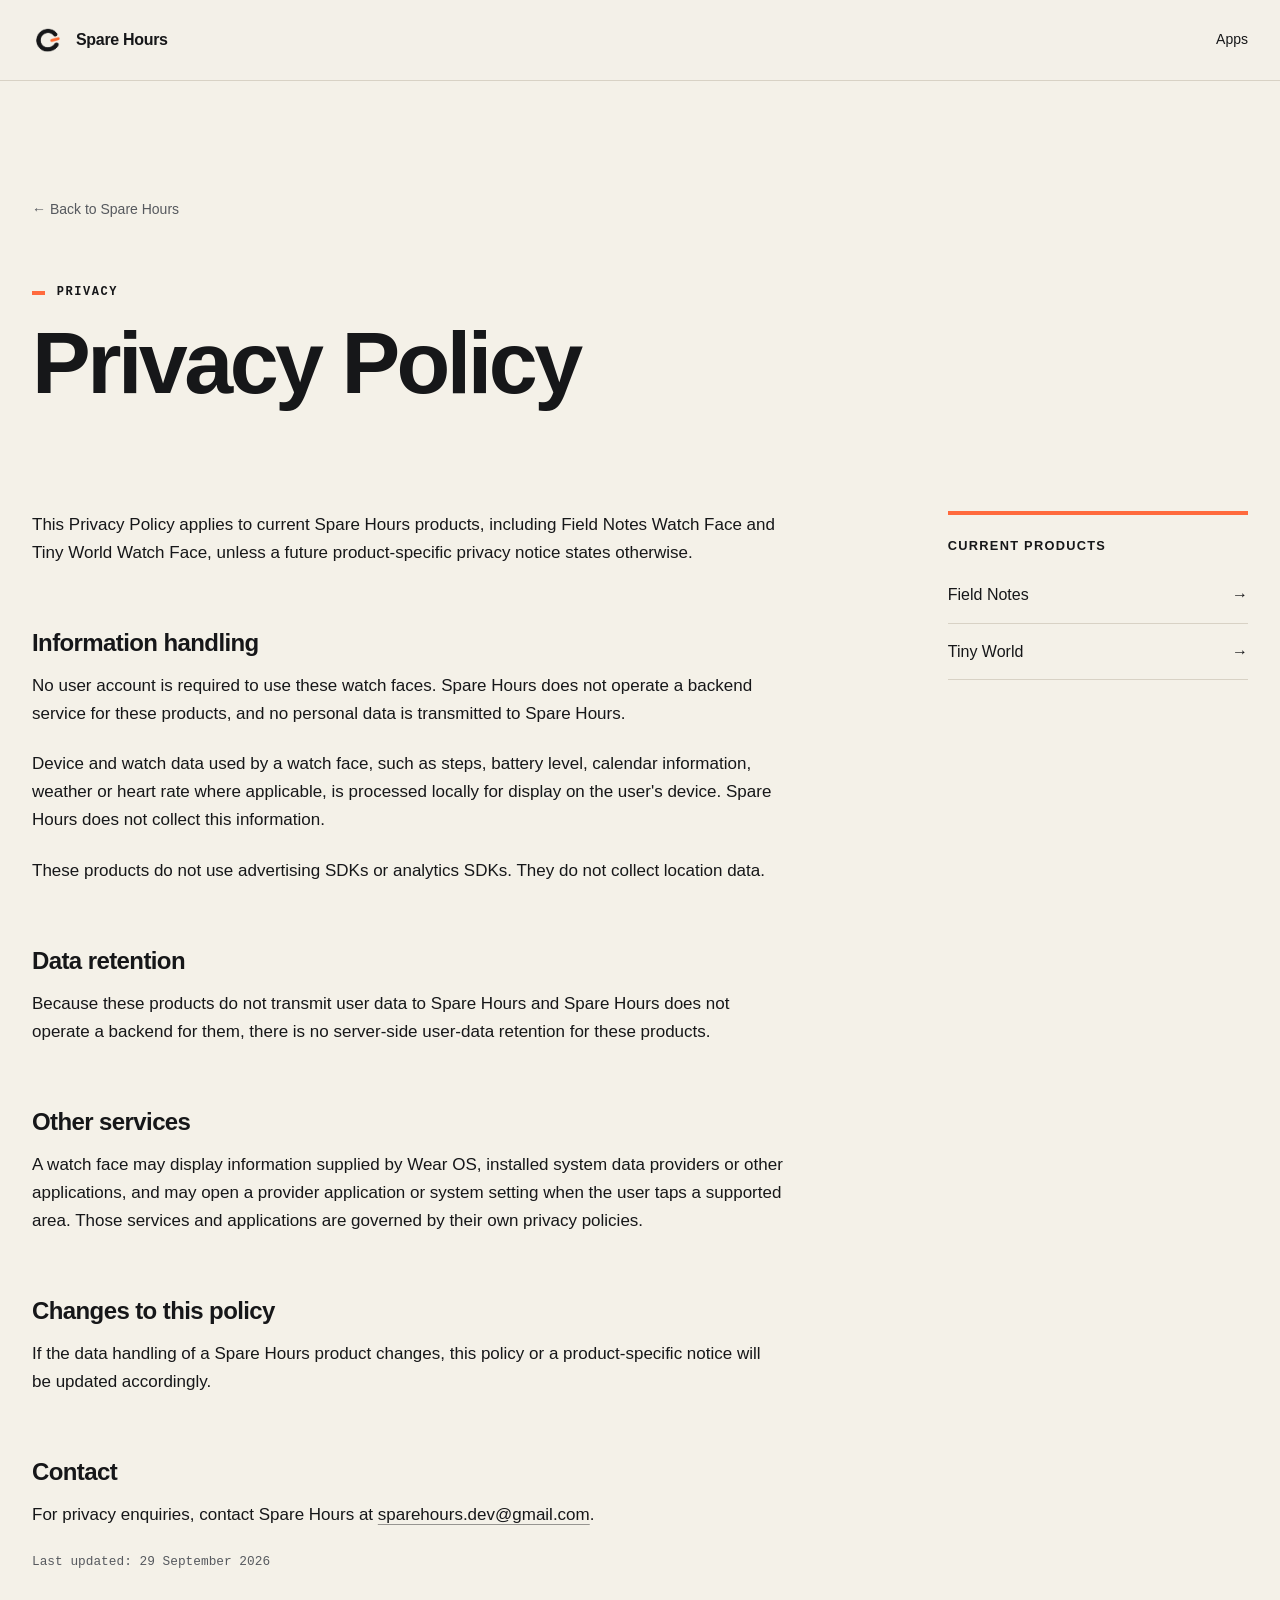
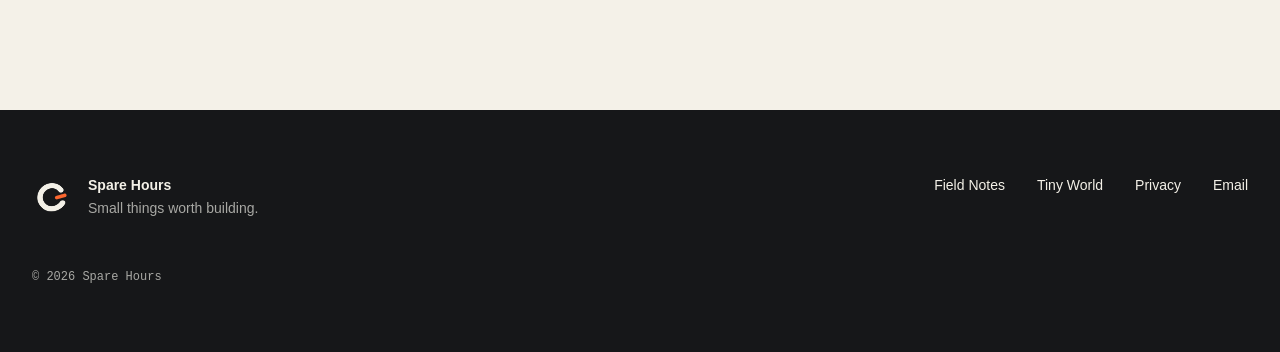
<file: field-notes/privacy/index.html>
<!doctype html>
<html lang="en">
  <head>
    <meta charset="utf-8">
    <meta name="viewport" content="width=device-width, initial-scale=1">
    <title>Privacy Policy - Spare Hours</title>
    <meta name="description" content="The Field Notes privacy policy is now part of the shared Spare Hours Privacy Policy.">
    <link rel="canonical" href="https://sparehours.dev/privacy/">
    <meta http-equiv="refresh" content="0; url=/privacy/">
    <link rel="icon" href="/assets/brand/Spare_Hours_Favicon_64.png" type="image/png" sizes="64x64">
    <link rel="stylesheet" href="/styles.css">
  </head>
  <body>
    <header class="site-header">
      <div class="shell header-inner">
        <a class="wordmark" href="/" aria-label="Spare Hours, home"><img src="/assets/brand/Spare_Hours_Mark_Transparent_1024.png" width="32" height="32" alt=""><span>Spare Hours</span></a>
        <nav aria-label="Primary navigation"><a href="/#apps">Apps</a></nav>
      </div>
    </header>
    <main class="page-main shell">
      <header class="page-header">
        <p class="eyebrow">Privacy</p>
        <h1>Privacy Policy</h1>
        <p>The Field Notes privacy policy is now part of the shared <a href="/privacy/">Spare Hours Privacy Policy</a>.</p>
      </header>
    </main>
  </body>
</html>
</file>
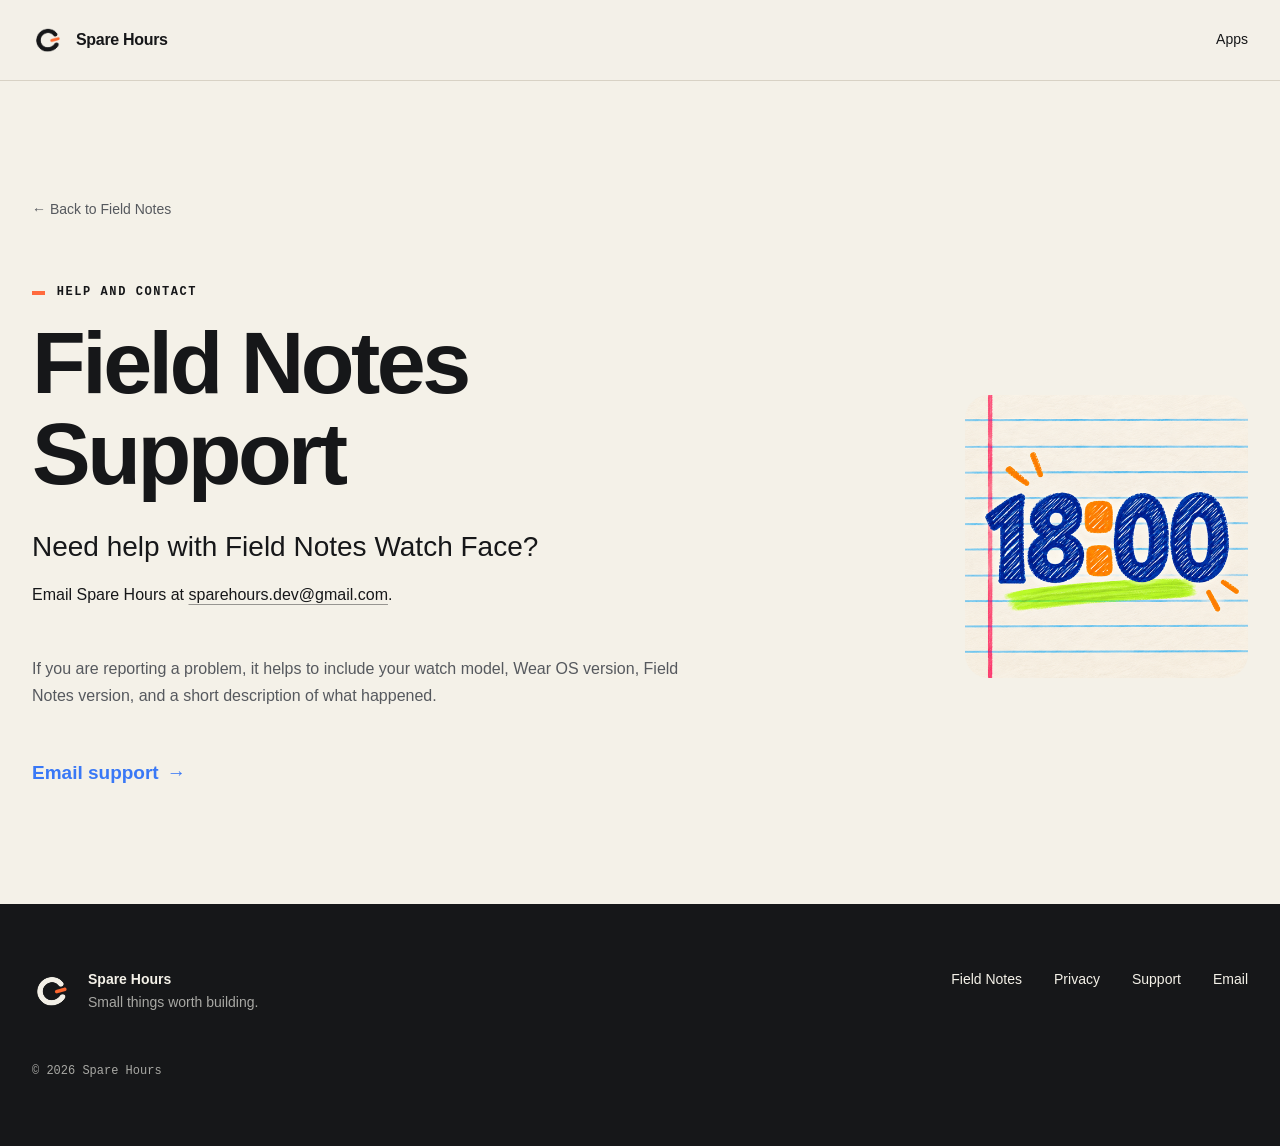
<file: field-notes/support/index.html>
<!doctype html>
<html lang="en">
  <head>
    <meta charset="utf-8">
    <meta name="viewport" content="width=device-width, initial-scale=1">
    <title>Field Notes Support - Spare Hours</title>
    <meta name="description" content="Support and contact information for Field Notes Watch Face by Spare Hours.">
    <link rel="canonical" href="https://sparehours.dev/field-notes/support/">
    <meta property="og:type" content="website">
    <meta property="og:title" content="Field Notes Support - Spare Hours">
    <meta property="og:description" content="Get help with Field Notes Watch Face for Wear OS.">
    <meta property="og:url" content="https://sparehours.dev/field-notes/support/">
    <meta property="og:site_name" content="Spare Hours">
    <meta property="og:image" content="https://sparehours.dev/assets/field-notes/feature-graphic-approved.png">
    <link rel="icon" href="/assets/brand/Spare_Hours_Favicon_64.png" type="image/png" sizes="64x64">
    <link rel="stylesheet" href="/styles.css">
  </head>
  <body>
    <header class="site-header">
      <div class="shell header-inner">
        <a class="wordmark" href="/" aria-label="Spare Hours, home"><img src="/assets/brand/Spare_Hours_Mark_Transparent_1024.png" width="32" height="32" alt=""><span>Spare Hours</span></a>
        <nav aria-label="Primary navigation"><a href="/#apps">Apps</a></nav>
      </div>
    </header>

    <main class="support-main shell">
      <a class="back-link" href="/field-notes/">&#8592; Back to Field Notes</a>
      <div class="support-card">
        <div>
          <p class="eyebrow">Help and contact</p>
          <h1>Field Notes Support</h1>
          <p class="support-lead">Need help with Field Notes Watch Face?</p>
          <p>Email Spare Hours at <a href="mailto:sparehours.dev@gmail.com">sparehours.dev@gmail.com</a>.</p>
          <p class="support-detail">If you are reporting a problem, it helps to include your watch model, Wear OS version, Field Notes version, and a short description of what happened.</p>
          <a class="text-link" href="mailto:sparehours.dev@gmail.com">Email support <span aria-hidden="true">&#8594;</span></a>
        </div>
        <img src="/assets/field-notes/field-notes-app-icon.png" width="512" height="512" alt="Field Notes app icon">
      </div>
    </main>

    <footer class="site-footer">
      <div class="shell footer-inner">
        <div class="footer-brand"><img src="/assets/brand/Spare_Hours_Mark_Light_Transparent_1024.png" width="40" height="40" alt=""><p><strong>Spare Hours</strong><span>Small things worth building.</span></p></div>
        <nav class="footer-links" aria-label="Footer navigation"><a href="/field-notes/">Field Notes</a><a href="/field-notes/privacy/">Privacy</a><a href="/field-notes/support/" aria-current="page">Support</a><a href="mailto:sparehours.dev@gmail.com">Email</a></nav>
        <p class="copyright">&copy; 2026 Spare Hours</p>
      </div>
    </footer>
  </body>
</html>
</file>
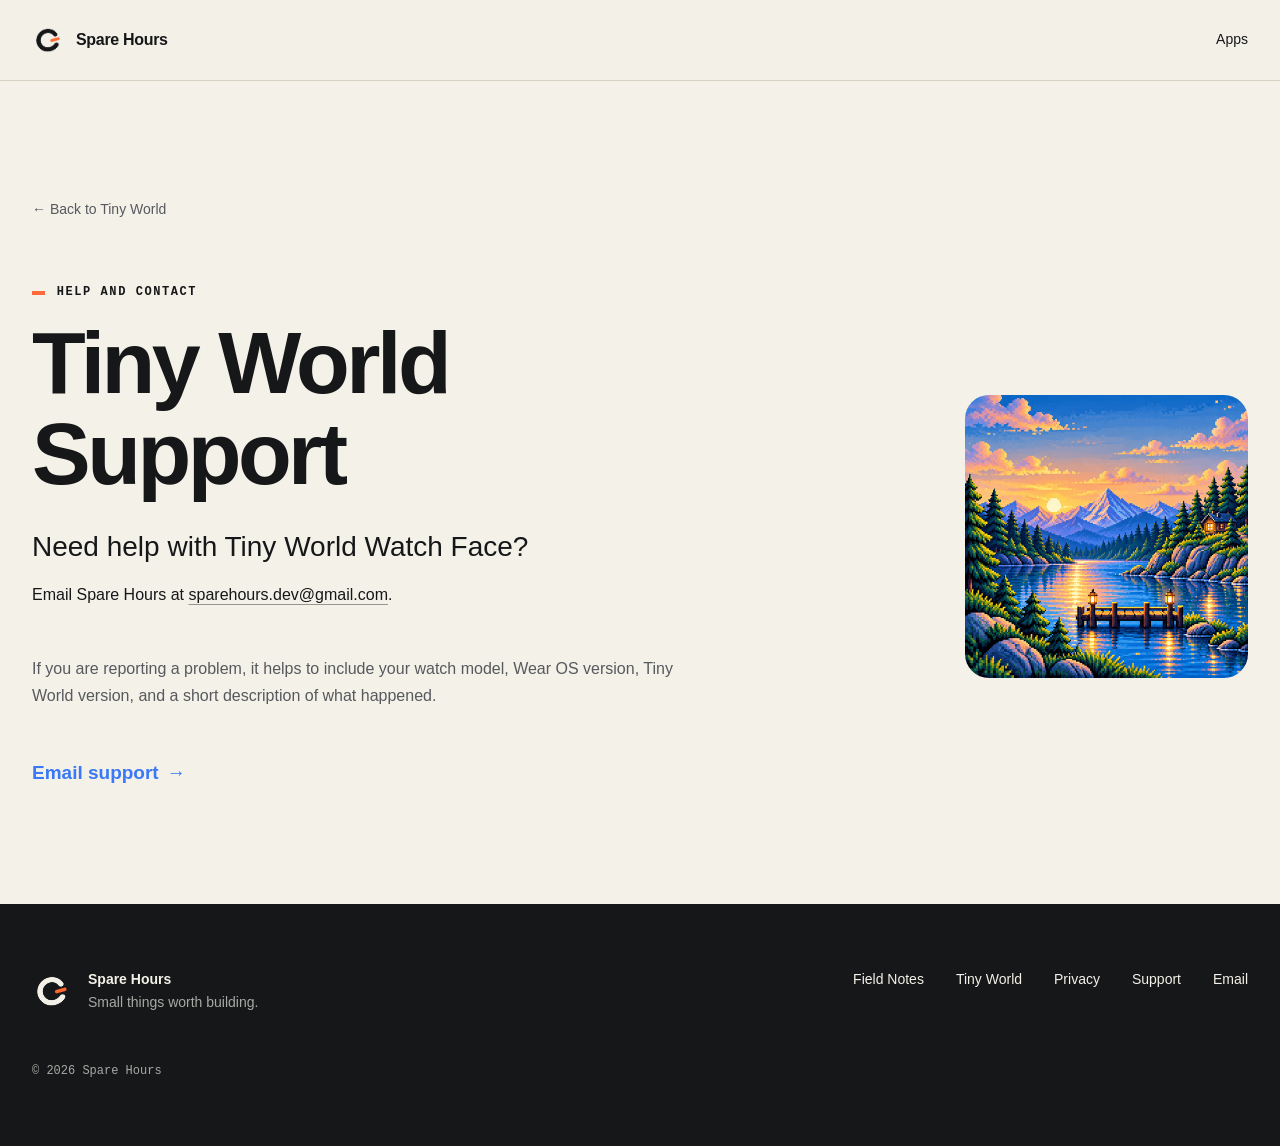
<file: tiny-world/support/index.html>
<!doctype html>
<html lang="en">
  <head>
    <meta charset="utf-8">
    <meta name="viewport" content="width=device-width, initial-scale=1">
    <title>Tiny World Support - Spare Hours</title>
    <meta name="description" content="Support and contact information for Tiny World Watch Face by Spare Hours.">
    <link rel="canonical" href="https://sparehours.dev/tiny-world/support/">
    <meta property="og:type" content="website">
    <meta property="og:title" content="Tiny World Support - Spare Hours">
    <meta property="og:description" content="Get help with Tiny World Watch Face for Wear OS.">
    <meta property="og:url" content="https://sparehours.dev/tiny-world/support/">
    <meta property="og:site_name" content="Spare Hours">
    <meta property="og:image" content="https://sparehours.dev/assets/tiny-world/feature-graphic-approved.png">
    <link rel="icon" href="/assets/brand/Spare_Hours_Favicon_64.png" type="image/png" sizes="64x64">
    <link rel="stylesheet" href="/styles.css">
  </head>
  <body>
    <header class="site-header">
      <div class="shell header-inner">
        <a class="wordmark" href="/" aria-label="Spare Hours, home"><img src="/assets/brand/Spare_Hours_Mark_Transparent_1024.png" width="32" height="32" alt=""><span>Spare Hours</span></a>
        <nav aria-label="Primary navigation"><a href="/#apps">Apps</a></nav>
      </div>
    </header>

    <main class="support-main shell">
      <a class="back-link" href="/tiny-world/">&#8592; Back to Tiny World</a>
      <div class="support-card">
        <div>
          <p class="eyebrow">Help and contact</p>
          <h1>Tiny World Support</h1>
          <p class="support-lead">Need help with Tiny World Watch Face?</p>
          <p>Email Spare Hours at <a href="mailto:sparehours.dev@gmail.com">sparehours.dev@gmail.com</a>.</p>
          <p class="support-detail">If you are reporting a problem, it helps to include your watch model, Wear OS version, Tiny World version, and a short description of what happened.</p>
          <a class="text-link" href="mailto:sparehours.dev@gmail.com">Email support <span aria-hidden="true">&#8594;</span></a>
        </div>
        <img src="/assets/tiny-world/tiny-world-app-icon.png" width="512" height="512" alt="Tiny World app icon">
      </div>
    </main>

    <footer class="site-footer">
      <div class="shell footer-inner">
        <div class="footer-brand"><img src="/assets/brand/Spare_Hours_Mark_Light_Transparent_1024.png" width="40" height="40" alt=""><p><strong>Spare Hours</strong><span>Small things worth building.</span></p></div>
        <nav class="footer-links" aria-label="Footer navigation"><a href="/field-notes/">Field Notes</a><a href="/tiny-world/">Tiny World</a><a href="/privacy/">Privacy</a><a href="/tiny-world/support/" aria-current="page">Support</a><a href="mailto:sparehours.dev@gmail.com">Email</a></nav>
        <p class="copyright">&copy; 2026 Spare Hours</p>
      </div>
    </footer>
  </body>
</html>
</file>
<file: styles.css>
:root {
  color-scheme: light;
  --sh-workshop-ink: #161719;
  --sh-warm-paper: #F4F1E8;
  --sh-build-orange: #FF6A3D;
  --sh-tool-steel: #71747A;
  --sh-electric-blue: #3978F6;
  --paper-deep: #EAE5D9;
  --paper-light: #FBF9F3;
  --line: #D8D2C5;
  --field-blue: #163E9E;
  --font-heading: "Space Grotesk", "Segoe UI", Helvetica, Arial, sans-serif;
  --font-body: "Inter", -apple-system, BlinkMacSystemFont, "Segoe UI", Roboto, Helvetica, Arial, sans-serif;
  --font-mono: "IBM Plex Mono", Consolas, monospace;
  --max-width: 76rem;
  --space-1: 0.5rem;
  --space-2: 0.75rem;
  --space-3: 1rem;
  --space-4: 1.5rem;
  --space-5: 2rem;
  --space-6: 3rem;
  --space-7: 4rem;
  --space-8: 6rem;
  --space-9: 8rem;
  --radius-small: 8px;
  --radius-medium: 16px;
  --radius-large: 24px;
}

*,
*::before,
*::after {
  box-sizing: border-box;
}

html {
  scroll-behavior: smooth;
}

body {
  margin: 0;
  overflow-x: hidden;
  background: var(--sh-warm-paper);
  color: var(--sh-workshop-ink);
  font-family: var(--font-body);
  font-size: 1rem;
  line-height: 1.65;
  text-rendering: optimizeLegibility;
}

img {
  display: block;
  max-width: 100%;
  height: auto;
}

a {
  color: inherit;
  text-decoration-color: color-mix(in srgb, currentColor 42%, transparent);
  text-decoration-thickness: 0.08em;
  text-underline-offset: 0.22em;
}

a:hover {
  color: inherit;
  text-decoration-color: var(--sh-electric-blue);
}

a:focus-visible {
  border-radius: 0.125rem;
  outline: 0.1875rem solid var(--sh-electric-blue);
  outline-offset: 0.25rem;
}

h1,
h2,
h3,
p,
figure {
  margin-top: 0;
}

h1,
h2,
h3 {
  font-family: var(--font-heading);
  font-weight: 600;
  letter-spacing: -0.04em;
  line-height: 1.04;
}

.shell {
  width: min(calc(100% - 3rem), var(--max-width));
  margin-inline: auto;
}

.site-header {
  position: relative;
  z-index: 5;
  border-bottom: 1px solid var(--line);
  background: color-mix(in srgb, var(--sh-warm-paper) 94%, transparent);
}

.header-inner {
  display: flex;
  min-height: 5rem;
  align-items: center;
  justify-content: space-between;
  gap: var(--space-5);
}

.wordmark {
  display: inline-flex;
  align-items: center;
  gap: 0.75rem;
  font-family: var(--font-heading);
  font-size: 1rem;
  font-weight: 600;
  letter-spacing: -0.02em;
  text-decoration: none;
}

.wordmark img {
  width: 2rem;
  height: 2rem;
}

nav {
  display: flex;
  align-items: center;
  gap: clamp(1.25rem, 4vw, 2.5rem);
  font-size: 0.875rem;
  font-weight: 500;
}

nav a {
  text-decoration: none;
}

.home-hero {
  display: grid;
  min-height: min(47rem, calc(100vh - 5rem));
  grid-template-columns: minmax(0, 1.55fr) minmax(16rem, 0.7fr);
  align-items: center;
  gap: clamp(3rem, 9vw, 8rem);
  padding-block: var(--space-9);
}

.home-hero-copy {
  max-width: 48rem;
}

.accent-rule {
  display: block;
  width: 2.75rem;
  height: 0.25rem;
  margin-bottom: var(--space-5);
  background: var(--sh-build-orange);
}

.home-hero h1 {
  max-width: 12ch;
  margin-bottom: var(--space-5);
  font-size: clamp(3.75rem, 7.7vw, 6.25rem);
  letter-spacing: -0.065em;
  line-height: 0.95;
}

.intro,
.section-copy {
  max-width: 39rem;
  margin-bottom: 0;
  color: #4D5055;
  font-size: clamp(1.08rem, 1.8vw, 1.3rem);
  line-height: 1.55;
}

.hero-symbol,
.error-symbol {
  display: grid;
  aspect-ratio: 1;
  place-items: center;
  background: var(--sh-workshop-ink);
  border-radius: var(--radius-large);
}

.hero-symbol img {
  width: min(76%, 20rem);
}

.eyebrow,
.principle-number {
  margin: 0 0 var(--space-3);
  color: var(--sh-workshop-ink);
  font-family: var(--font-mono);
  font-size: 0.75rem;
  font-weight: 700;
  letter-spacing: 0.13em;
  line-height: 1.3;
  text-transform: uppercase;
}

.eyebrow {
  display: flex;
  align-items: center;
  gap: var(--space-2);
}

.eyebrow::before {
  width: 0.8rem;
  height: 0.2rem;
  flex: 0 0 auto;
  background: var(--sh-build-orange);
  content: "";
}

.section-intro {
  max-width: 51rem;
  margin-bottom: clamp(3rem, 7vw, 5rem);
}

.section-intro h2,
.gallery-heading h2,
.availability h2 {
  margin-bottom: var(--space-4);
  font-size: clamp(2.35rem, 5vw, 4rem);
}

.product-feature {
  scroll-margin-top: 2rem;
  padding-block: var(--space-9);
  background: var(--sh-workshop-ink);
  color: var(--sh-warm-paper);
}

.product-feature .section-copy {
  color: #C9C6BE;
}

.product-feature .eyebrow {
  color: var(--sh-build-orange);
}

.feature-graphic,
.feature-banner img {
  width: 100%;
  border-radius: var(--radius-medium);
}

.product-notes {
  display: grid;
  grid-template-columns: repeat(3, 1fr);
  gap: var(--space-5);
  margin-block: var(--space-6);
  padding-block: var(--space-5);
  border-top: 1px solid #383A3E;
  border-bottom: 1px solid #383A3E;
}

.product-notes h3 {
  margin-bottom: var(--space-2);
  font-size: 1.25rem;
  letter-spacing: -0.025em;
}

.product-notes p {
  max-width: 20rem;
  margin-bottom: 0;
  color: #B7B5AF;
}

.text-link {
  display: inline-flex;
  align-items: center;
  gap: 0.5rem;
  color: var(--sh-electric-blue);
  font-size: 1.1875rem;
  font-weight: 600;
  text-decoration: none;
}

.product-feature .text-link,
.site-footer a {
  color: var(--sh-warm-paper);
}

.product-feature .text-link:hover,
.site-footer a:hover {
  color: #FFFFFF;
}

.visual-gallery-section,
.field-variations {
  padding-block: var(--space-9);
  background-color: var(--paper-light);
  background-image: repeating-linear-gradient(to bottom, transparent 0, transparent 2.45rem, rgba(44, 143, 188, 0.13) 2.45rem, rgba(44, 143, 188, 0.13) 2.53rem);
}

.gallery-heading {
  max-width: 42rem;
  margin-bottom: var(--space-6);
}

.watch-gallery {
  display: grid;
  grid-template-columns: repeat(3, 1fr);
  gap: clamp(1rem, 3vw, 2.5rem);
}

.watch-gallery figure {
  margin-bottom: 0;
}

.watch-gallery img {
  width: 100%;
}

.watch-gallery figcaption {
  margin-top: var(--space-3);
  color: #56595E;
  font-family: var(--font-mono);
  font-size: 0.75rem;
  font-weight: 700;
  letter-spacing: 0.09em;
  text-transform: uppercase;
}

.tiny-scene-gallery {
  grid-template-columns: repeat(5, 1fr);
}

.philosophy {
  padding-block: var(--space-9);
}

.principles {
  display: grid;
  grid-template-columns: repeat(3, 1fr);
  gap: clamp(2rem, 5vw, 4rem);
  border-top: 1px solid var(--line);
}

.principles > div {
  padding-top: var(--space-5);
}

.principles h3 {
  margin-bottom: var(--space-3);
  font-size: 1.45rem;
}

.principles p {
  margin-bottom: 0;
  color: #53565B;
}

.principle-number {
  display: block;
}

.field-hero {
  display: grid;
  min-height: 43rem;
  grid-template-columns: minmax(0, 1.15fr) minmax(18rem, 0.7fr);
  align-items: center;
  gap: clamp(3rem, 10vw, 8rem);
  padding-block: var(--space-9);
}

.field-hero-copy {
  max-width: 44rem;
}

.product-kicker {
  display: flex;
  align-items: center;
  gap: var(--space-3);
  margin-bottom: var(--space-5);
}

.product-kicker img {
  width: 3rem;
  border-radius: var(--radius-small);
}

.product-kicker .eyebrow {
  margin-bottom: 0;
}

.field-hero h1 {
  margin-bottom: var(--space-4);
  color: var(--field-blue);
  font-size: clamp(4rem, 8vw, 6.5rem);
}

.tiny-hero h1 {
  color: var(--sh-workshop-ink);
}

.field-tagline {
  max-width: 34rem;
  margin-bottom: var(--space-4);
  font-family: var(--font-heading);
  font-size: clamp(1.5rem, 3vw, 2.25rem);
  font-weight: 500;
  letter-spacing: -0.035em;
  line-height: 1.2;
}

.field-hero-visual {
  display: grid;
  place-items: center;
  padding: clamp(1rem, 3vw, 2.5rem);
  background: var(--sh-workshop-ink);
  border-radius: var(--radius-large);
}

.field-hero-visual img {
  width: 100%;
}

.feature-banner {
  padding-bottom: var(--space-9);
}

.product-details {
  padding-block: var(--space-8) var(--space-9);
  border-top: 1px solid var(--line);
}

.compact-intro {
  margin-bottom: var(--space-6);
}

.detail-grid {
  display: grid;
  grid-template-columns: repeat(3, 1fr);
  border-top: 1px solid var(--line);
  border-left: 1px solid var(--line);
}

.detail-grid article {
  min-height: 14rem;
  padding: clamp(1.5rem, 3vw, 2rem);
  border-right: 1px solid var(--line);
  border-bottom: 1px solid var(--line);
}

.detail-grid h3 {
  margin-bottom: var(--space-3);
  font-size: 1.25rem;
}

.detail-grid p {
  margin-bottom: 0;
  color: #56595E;
}

.field-variations {
  border-block: 1px solid var(--line);
}

.availability {
  display: grid;
  grid-template-columns: 1fr auto;
  align-items: end;
  gap: var(--space-7);
  padding-block: var(--space-9);
}

.availability h2 {
  margin-bottom: var(--space-3);
}

.availability p:last-child {
  margin-bottom: 0;
  color: #56595E;
  font-size: 1.125rem;
}

.availability-links {
  align-items: flex-start;
  flex-direction: column;
  gap: var(--space-3);
}

.page-main,
.support-main {
  padding-block: clamp(4rem, 9vw, 8rem);
}

.back-link {
  display: inline-block;
  margin-bottom: var(--space-7);
  color: #56595E;
  font-size: 0.875rem;
  text-decoration: none;
}

.page-header {
  max-width: 58rem;
  margin-bottom: clamp(4rem, 8vw, 7rem);
}

.page-header h1,
.support-card h1,
.error-content h1 {
  margin-bottom: var(--space-4);
  font-size: clamp(2.75rem, 7vw, 5.5rem);
}

.page-grid {
  display: grid;
  grid-template-columns: minmax(0, 1.6fr) minmax(15rem, 0.6fr);
  align-items: start;
  gap: clamp(3rem, 9vw, 8rem);
}

.prose {
  max-width: 47rem;
  font-size: 1.0625rem;
}

.prose h2 {
  margin: var(--space-7) 0 var(--space-3);
  font-size: 1.5rem;
  letter-spacing: -0.025em;
}

.prose p {
  margin-bottom: 1.4rem;
}

.policy-meta {
  color: #56595E;
  font-family: var(--font-mono);
  font-size: 0.8rem;
}

.side-panel {
  padding-top: var(--space-4);
  border-top: 0.25rem solid var(--sh-build-orange);
}

.side-panel h2 {
  margin-bottom: var(--space-3);
  font-size: 0.8rem;
  letter-spacing: 0.1em;
  text-transform: uppercase;
}

.side-panel ul {
  margin: 0;
  padding: 0;
  list-style: none;
}

.side-panel li {
  border-bottom: 1px solid var(--line);
}

.side-panel a {
  display: flex;
  justify-content: space-between;
  gap: var(--space-3);
  padding-block: 0.9rem;
  text-decoration: none;
}

.support-main {
  min-height: 40rem;
}

.support-card {
  display: grid;
  grid-template-columns: minmax(0, 1.3fr) minmax(12rem, 0.45fr);
  align-items: center;
  gap: clamp(3rem, 9vw, 8rem);
}

.support-card > div {
  max-width: 45rem;
}

.support-card > img {
  width: 100%;
  border-radius: var(--radius-large);
}

.support-lead {
  margin-bottom: var(--space-2);
  font-family: var(--font-heading);
  font-size: clamp(1.35rem, 2.5vw, 1.75rem);
  font-weight: 500;
}

.support-detail {
  max-width: 41rem;
  margin-block: var(--space-6);
  color: #56595E;
}

.error-body {
  display: flex;
  min-height: 100vh;
  flex-direction: column;
}

.error-page {
  display: grid;
  flex: 1;
  grid-template-columns: minmax(0, 1fr) minmax(13rem, 0.4fr);
  align-items: center;
  gap: clamp(3rem, 9vw, 8rem);
  padding-block: var(--space-8);
}

.error-content {
  max-width: 44rem;
}

.error-content p:not(.eyebrow) {
  margin-bottom: var(--space-5);
  color: #56595E;
  font-size: 1.125rem;
}

.error-symbol img {
  width: 75%;
}

.site-footer {
  background: var(--sh-workshop-ink);
  color: var(--sh-warm-paper);
}

.footer-inner {
  display: grid;
  grid-template-columns: 1fr auto;
  gap: var(--space-6) var(--space-7);
  align-items: start;
  padding-block: var(--space-7);
  font-size: 0.875rem;
}

.footer-brand {
  display: flex;
  align-items: center;
  gap: var(--space-3);
}

.footer-brand img {
  width: 2.5rem;
  height: 2.5rem;
}

.footer-brand p,
.copyright {
  margin: 0;
}

.footer-brand strong,
.footer-brand span {
  display: block;
}

.footer-brand span,
.copyright {
  color: #A8A8A4;
}

.footer-links {
  flex-wrap: wrap;
  justify-content: flex-end;
  gap: var(--space-3) var(--space-5);
}

.copyright {
  grid-column: 1 / -1;
  font-family: var(--font-mono);
  font-size: 0.75rem;
}

@media (max-width: 64rem) {
  .home-hero,
  .field-hero {
    gap: var(--space-6);
  }

  .detail-grid {
    grid-template-columns: repeat(2, 1fr);
  }

  .tiny-scene-gallery {
    grid-template-columns: repeat(3, 1fr);
  }
}

@media (max-width: 48rem) {
  .shell {
    width: min(calc(100% - 2.5rem), var(--max-width));
  }

  .home-hero,
  .field-hero,
  .availability,
  .page-grid,
  .support-card,
  .error-page {
    grid-template-columns: 1fr;
  }

  .home-hero,
  .field-hero {
    min-height: auto;
    padding-block: var(--space-8);
  }

  .hero-symbol {
    width: min(72vw, 21rem);
    justify-self: end;
  }

  .product-feature,
  .visual-gallery-section,
  .field-variations,
  .philosophy,
  .product-details,
  .availability {
    padding-block: var(--space-8);
  }

  .feature-banner {
    padding-bottom: var(--space-8);
  }

  .product-notes,
  .principles {
    grid-template-columns: 1fr;
  }

  .product-notes {
    gap: var(--space-5);
  }

  .principles {
    gap: 0;
  }

  .principles > div + div {
    margin-top: var(--space-5);
    border-top: 1px solid var(--line);
  }

  .field-hero-visual {
    width: min(100%, 29rem);
    justify-self: center;
  }

  .tiny-scene-gallery {
    grid-template-columns: repeat(2, 1fr);
  }

  .availability {
    align-items: start;
    gap: var(--space-5);
  }

  .side-panel {
    max-width: 30rem;
  }

  .support-card > img {
    width: min(55vw, 14rem);
  }

  .error-symbol {
    width: min(55vw, 14rem);
  }

  .footer-inner {
    grid-template-columns: 1fr;
  }

  .footer-links {
    justify-content: flex-start;
  }

  .copyright {
    grid-column: auto;
  }
}

@media (max-width: 35rem) {
  .shell {
    width: min(calc(100% - 2rem), var(--max-width));
  }

  .header-inner {
    min-height: 4.5rem;
  }

  .home-hero,
  .field-hero {
    padding-block: var(--space-7);
  }

  .home-hero h1 {
    font-size: clamp(2.8rem, 14vw, 4rem);
  }

  .field-hero h1 {
    font-size: clamp(3.25rem, 17vw, 4.5rem);
  }

  .product-feature,
  .visual-gallery-section,
  .field-variations,
  .philosophy,
  .product-details,
  .availability {
    padding-block: var(--space-7);
  }

  .feature-banner {
    padding-bottom: var(--space-7);
  }

  .watch-gallery {
    grid-template-columns: 1fr;
    gap: var(--space-6);
  }

  .tiny-scene-gallery {
    grid-template-columns: 1fr;
  }

  .watch-gallery figure {
    width: min(100%, 26rem);
    margin-inline: auto;
  }

  .detail-grid {
    grid-template-columns: 1fr;
  }

  .detail-grid article {
    min-height: 0;
  }

  .footer-links {
    display: grid;
    grid-template-columns: repeat(2, auto);
    justify-content: start;
  }
}

@media (prefers-reduced-motion: reduce) {
  html {
    scroll-behavior: auto;
  }
}

@media print {
  .site-header,
  .site-footer,
  .side-panel,
  .back-link {
    display: none;
  }

  body {
    background: #FFFFFF;
    color: #000000;
  }

  .page-main {
    padding: 0;
  }
}
</file>
